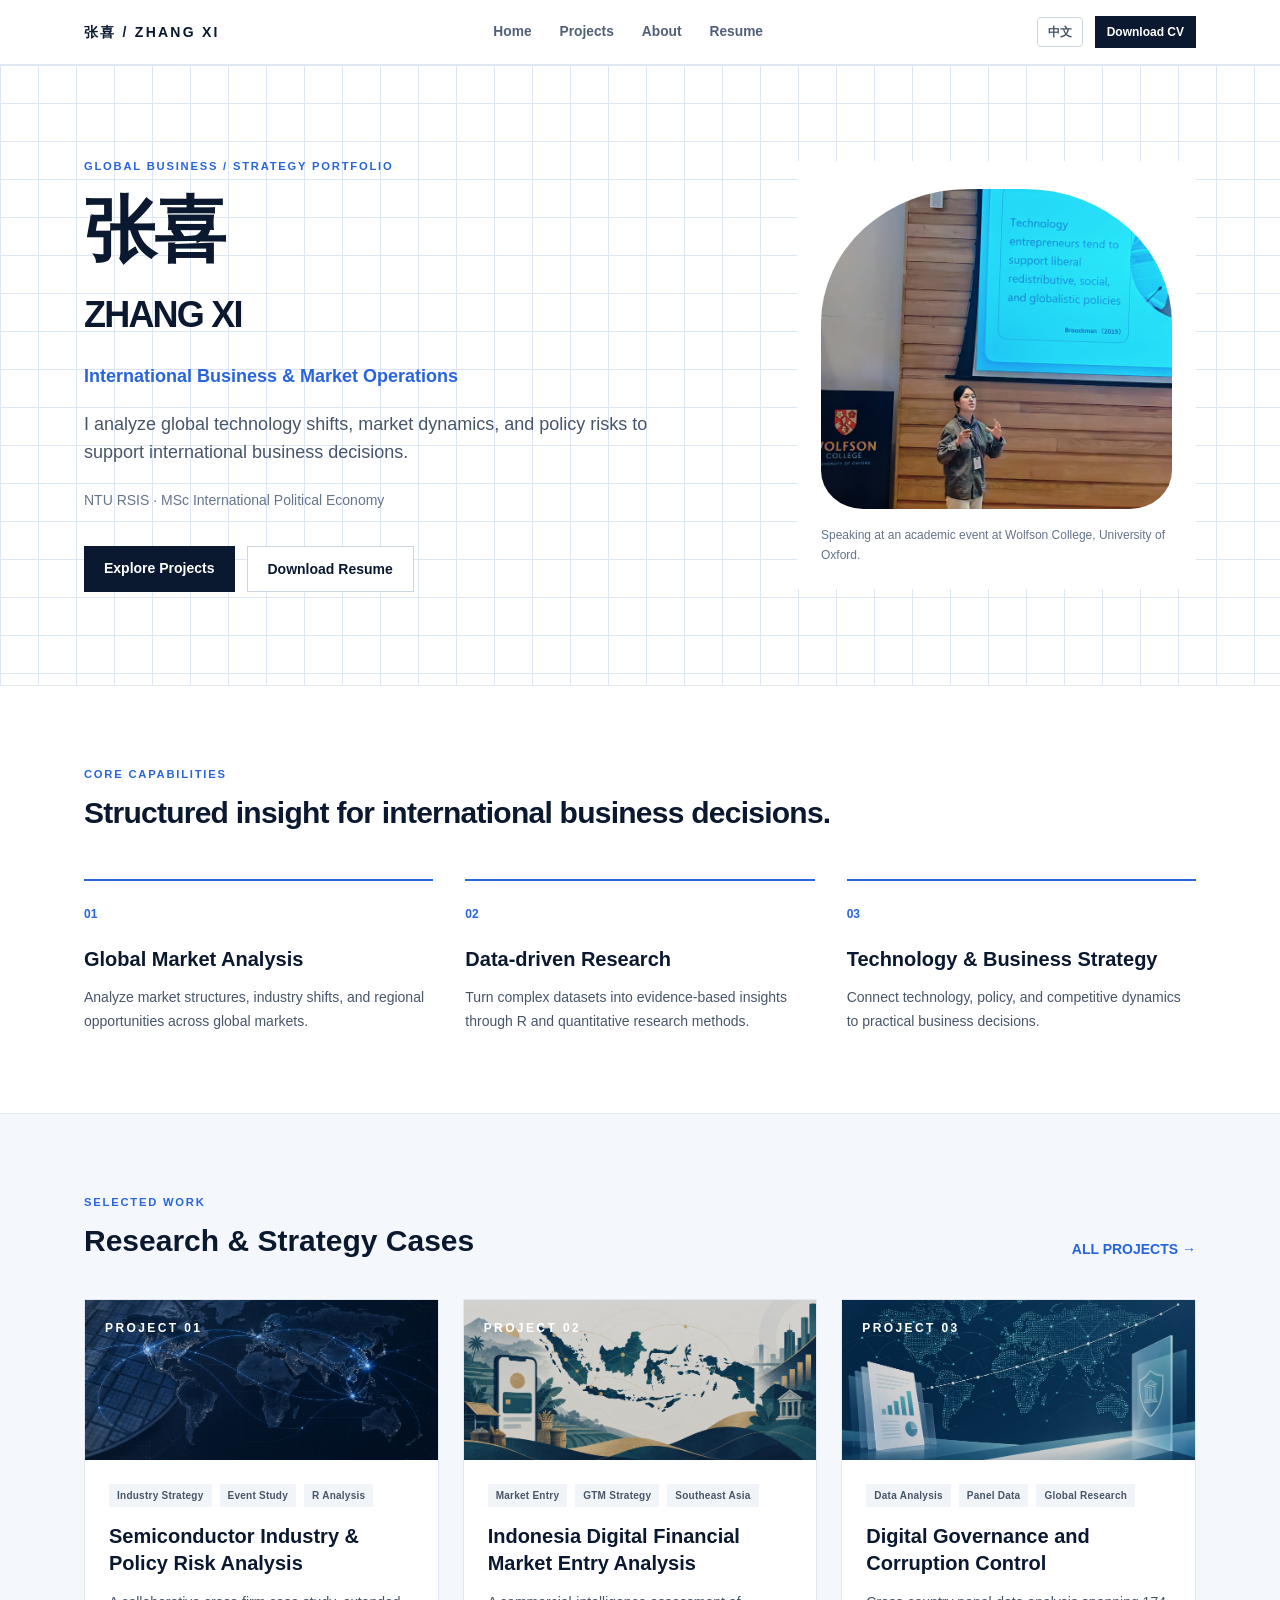
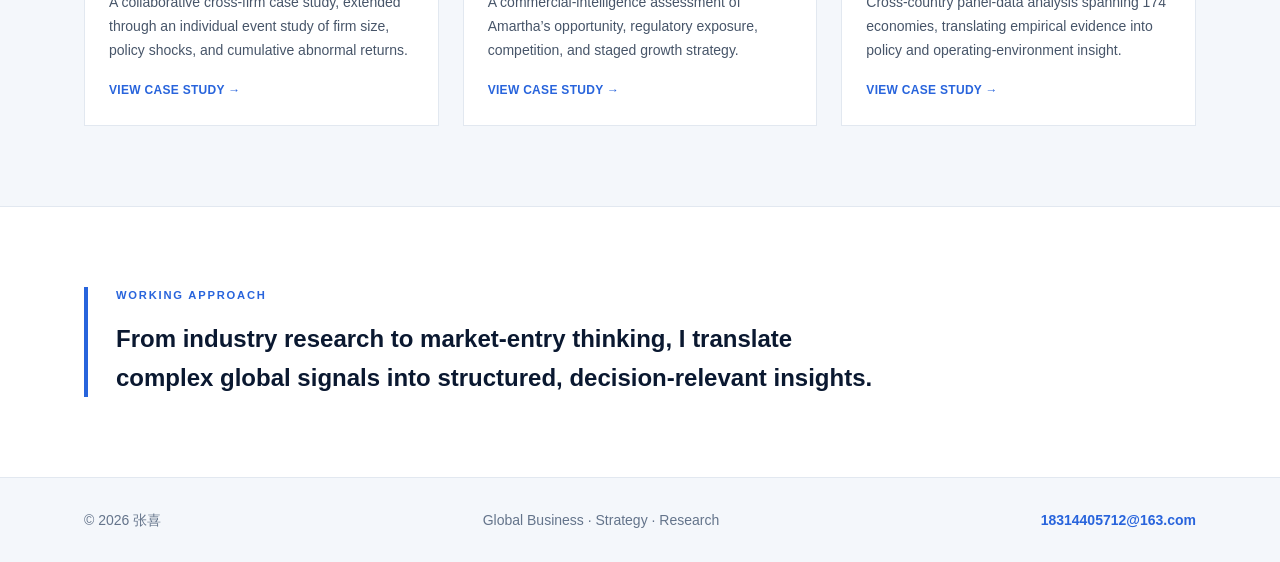
<file: index.html>
<!DOCTYPE html><html lang="en"><head><meta charSet="utf-8"/><meta name="viewport" content="width=device-width, initial-scale=1"/><link rel="preload" as="image" href="/profile-speaking.jpg"/><link rel="preload" as="image" href="/visuals/semiconductor-visual.png"/><link rel="preload" as="image" href="/visuals/indonesia-visual.png"/><link rel="preload" as="image" href="/visuals/governance-visual.png"/><link rel="stylesheet" href="/_next/static/css/412275f9f27c55eb.css" data-precedence="next"/><link rel="preload" as="script" fetchPriority="low" href="/_next/static/chunks/webpack-cc1f9e572ba8d81f.js"/><script src="/_next/static/chunks/8bc8d761-358be340fd8a6584.js" async=""></script><script src="/_next/static/chunks/240-e0915f5d779ac085.js" async=""></script><script src="/_next/static/chunks/main-app-7c9cec2892b18933.js" async=""></script><script src="/_next/static/chunks/204-6f4c7a145cc8633d.js" async=""></script><script src="/_next/static/chunks/app/page-4ed810a225e01b5f.js" async=""></script><script src="/_next/static/chunks/app/layout-6e38e692c824cce8.js" async=""></script><title>张喜 | Global Business Portfolio</title><meta name="description" content="Global market analysis, data-driven research, and technology strategy."/><script src="/_next/static/chunks/polyfills-42372ed130431b0a.js" noModule=""></script></head><body><header class="sticky top-0 z-20 border-b border-slate-200 bg-white/95 backdrop-blur"><div class="mx-auto flex h-16 max-w-6xl items-center justify-between px-5"><a class="text-sm font-bold tracking-[.16em] text-[#0a1830]" href="/">张喜 / ZHANG XI</a><nav class="hidden items-center gap-7 md:flex"><a class="nav-link" href="/">Home</a><a class="nav-link" href="/projects">Projects</a><a class="nav-link" href="/about">About</a><a class="nav-link" href="/resume">Resume</a></nav><div class="flex items-center gap-3"><button class="rounded border border-slate-300 px-2.5 py-1.5 text-xs font-bold text-slate-600">中文</button><a href="/resume.pdf" class="hidden bg-[#0a1830] px-3 py-2 text-xs font-bold text-white sm:block">Download CV</a></div></div></header><main><section class="grid-bg overflow-hidden border-b border-slate-200"><div class="mx-auto grid min-h-[620px] max-w-6xl items-center gap-12 px-5 py-20 lg:grid-cols-[1.25fr_.75fr]"><div><p class="eyebrow">Global business / strategy portfolio</p><h1 class="mt-5 max-w-3xl text-5xl font-bold leading-[1.05] tracking-tight text-[#0a1830] md:text-7xl">张喜<br/><span class="text-3xl md:text-4xl">ZHANG XI</span></h1><p class="mt-6 text-lg font-semibold text-[#2864dc]">International Business &amp; Market Operations</p><p class="mt-5 max-w-xl text-base leading-8 text-slate-600 md:text-lg">I analyze global technology shifts, market dynamics, and policy risks to support international business decisions.</p><p class="mt-6 text-sm text-slate-500">NTU RSIS · MSc International Political Economy</p><div class="mt-9 flex flex-wrap gap-3"><a class="bg-[#0a1830] px-5 py-3 text-sm font-bold text-white" href="/projects">Explore Projects</a><a href="/resume.pdf" class="border border-slate-300 bg-white px-5 py-3 text-sm font-bold text-[#0a1830]">Download Resume</a></div></div><div class="relative hidden bg-white p-6 lg:block"><div class="mt-1 h-80 overflow-hidden rounded-[42%_42%_12%_12%] bg-[#f4f7fb]"><img src="/profile-speaking.jpg" alt="张喜在学术活动中演讲" class="h-full w-full object-cover object-center"/></div><p class="mt-4 text-xs leading-5 text-slate-500">Speaking at an academic event at Wolfson College, University of Oxford.</p></div></div></section><section class="mx-auto max-w-6xl px-5 py-20"><p class="eyebrow">Core capabilities</p><h2 class="mt-3 text-3xl font-bold tracking-tight">Structured insight for international business decisions.</h2><div class="mt-12 grid gap-8 md:grid-cols-3"><div class="border-t-2 border-[#2864dc] pt-5"><span class="text-xs font-bold text-[#2864dc]">01</span><h3 class="mt-5 text-xl font-bold">Global Market Analysis</h3><p class="mt-3 text-sm leading-6 text-slate-600">Analyze market structures, industry shifts, and regional opportunities across global markets.</p></div><div class="border-t-2 border-[#2864dc] pt-5"><span class="text-xs font-bold text-[#2864dc]">02</span><h3 class="mt-5 text-xl font-bold">Data-driven Research</h3><p class="mt-3 text-sm leading-6 text-slate-600">Turn complex datasets into evidence-based insights through R and quantitative research methods.</p></div><div class="border-t-2 border-[#2864dc] pt-5"><span class="text-xs font-bold text-[#2864dc]">03</span><h3 class="mt-5 text-xl font-bold">Technology &amp; Business Strategy</h3><p class="mt-3 text-sm leading-6 text-slate-600">Connect technology, policy, and competitive dynamics to practical business decisions.</p></div></div></section><section class="border-y border-slate-200 bg-[#f4f7fb]"><div class="mx-auto max-w-6xl px-5 py-20"><div class="flex items-end justify-between"><div><p class="eyebrow">Selected work</p><h2 class="mt-3 text-3xl font-bold">Research &amp; Strategy Cases</h2></div><a class="hidden text-sm font-bold text-[#2864dc] sm:block" href="/projects">ALL PROJECTS →</a></div><div class="mt-10 grid gap-6 lg:grid-cols-3"><a class="project-card group block overflow-hidden border border-slate-200 bg-white" href="/projects/semiconductor"><div class="relative h-40 overflow-hidden bg-[#0a1830]"><img src="/visuals/semiconductor-visual.png" alt="" class="h-full w-full object-cover opacity-85"/><span class="absolute left-5 top-5 text-xs font-bold tracking-[.2em] text-white">PROJECT <!-- -->01</span></div><div class="p-6"><div class="mb-4 flex flex-wrap gap-2"><span class="bg-slate-100 px-2 py-1 text-[10px] font-bold tracking-wide text-slate-600">Industry Strategy</span><span class="bg-slate-100 px-2 py-1 text-[10px] font-bold tracking-wide text-slate-600">Event Study</span><span class="bg-slate-100 px-2 py-1 text-[10px] font-bold tracking-wide text-slate-600">R Analysis</span></div><h3 class="text-xl font-bold leading-snug text-[#0a1830]">Semiconductor Industry &amp; Policy Risk Analysis</h3><p class="mt-3 text-sm leading-6 text-slate-600">A collaborative cross-firm case study, extended through an individual event study of firm size, policy shocks, and cumulative abnormal returns.</p><span class="mt-5 inline-block text-xs font-bold tracking-wide text-[#2864dc]">VIEW CASE STUDY →</span></div></a><a class="project-card group block overflow-hidden border border-slate-200 bg-white" href="/projects/indonesia"><div class="relative h-40 overflow-hidden bg-[#0a1830]"><img src="/visuals/indonesia-visual.png" alt="" class="h-full w-full object-cover opacity-85"/><span class="absolute left-5 top-5 text-xs font-bold tracking-[.2em] text-white">PROJECT <!-- -->02</span></div><div class="p-6"><div class="mb-4 flex flex-wrap gap-2"><span class="bg-slate-100 px-2 py-1 text-[10px] font-bold tracking-wide text-slate-600">Market Entry</span><span class="bg-slate-100 px-2 py-1 text-[10px] font-bold tracking-wide text-slate-600">GTM Strategy</span><span class="bg-slate-100 px-2 py-1 text-[10px] font-bold tracking-wide text-slate-600">Southeast Asia</span></div><h3 class="text-xl font-bold leading-snug text-[#0a1830]">Indonesia Digital Financial Market Entry Analysis</h3><p class="mt-3 text-sm leading-6 text-slate-600">A commercial-intelligence assessment of Amartha’s opportunity, regulatory exposure, competition, and staged growth strategy.</p><span class="mt-5 inline-block text-xs font-bold tracking-wide text-[#2864dc]">VIEW CASE STUDY →</span></div></a><a class="project-card group block overflow-hidden border border-slate-200 bg-white" href="/projects/governance"><div class="relative h-40 overflow-hidden bg-[#0a1830]"><img src="/visuals/governance-visual.png" alt="" class="h-full w-full object-cover opacity-85"/><span class="absolute left-5 top-5 text-xs font-bold tracking-[.2em] text-white">PROJECT <!-- -->03</span></div><div class="p-6"><div class="mb-4 flex flex-wrap gap-2"><span class="bg-slate-100 px-2 py-1 text-[10px] font-bold tracking-wide text-slate-600">Data Analysis</span><span class="bg-slate-100 px-2 py-1 text-[10px] font-bold tracking-wide text-slate-600">Panel Data</span><span class="bg-slate-100 px-2 py-1 text-[10px] font-bold tracking-wide text-slate-600">Global Research</span></div><h3 class="text-xl font-bold leading-snug text-[#0a1830]">Digital Governance and Corruption Control</h3><p class="mt-3 text-sm leading-6 text-slate-600">Cross-country panel-data analysis spanning 174 economies, translating empirical evidence into policy and operating-environment insight.</p><span class="mt-5 inline-block text-xs font-bold tracking-wide text-[#2864dc]">VIEW CASE STUDY →</span></div></a></div></div></section><section class="mx-auto max-w-6xl px-5 py-20"><div class="border-l-4 border-[#2864dc] pl-7"><p class="eyebrow">Working approach</p><p class="mt-4 max-w-3xl text-2xl font-semibold leading-relaxed text-[#0a1830]">From industry research to market-entry thinking, I translate complex global signals into structured, decision-relevant insights.</p></div></section></main><footer class="border-t border-slate-200 bg-[#f4f7fb]"><div class="mx-auto flex max-w-6xl flex-col gap-3 px-5 py-8 text-sm text-slate-500 sm:flex-row sm:justify-between"><span>© 2026 张喜</span><span>Global Business · Strategy · Research</span><a href="mailto:18314405712@163.com" class="font-semibold text-[#2864dc]">18314405712@163.com</a></div></footer><script src="/_next/static/chunks/webpack-cc1f9e572ba8d81f.js" async=""></script><script>(self.__next_f=self.__next_f||[]).push([0]);self.__next_f.push([2,null])</script><script>self.__next_f.push([1,"1:HL[\"/_next/static/css/412275f9f27c55eb.css\",\"style\"]\n"])</script><script>self.__next_f.push([1,"2:I[7266,[],\"\"]\n4:I[6849,[],\"ClientPageRoot\"]\n5:I[1058,[\"204\",\"static/chunks/204-6f4c7a145cc8633d.js\",\"931\",\"static/chunks/app/page-4ed810a225e01b5f.js\"],\"default\",1]\n6:I[7861,[\"204\",\"static/chunks/204-6f4c7a145cc8633d.js\",\"185\",\"static/chunks/app/layout-6e38e692c824cce8.js\"],\"default\"]\n7:I[2110,[],\"\"]\n8:I[4718,[],\"\"]\na:I[4735,[],\"\"]\nb:[]\n0:[\"$\",\"$L2\",null,{\"buildId\":\"pMM0FceK5_rNenzEb8tbz\",\"assetPrefix\":\"\",\"urlParts\":[\"\",\"\"],\"initialTree\":[\"\",{\"children\":[\"__PAGE__\",{}]},\"$undefined\",\"$undefined\",true],\"initialSeedData\":[\"\",{\"children\":[\"__PAGE__\",{},[[\"$L3\",[\"$\",\"$L4\",null,{\"props\":{\"params\":{},\"searchParams\":{}},\"Component\":\"$5\"}],null],null],null]},[[[[\"$\",\"link\",\"0\",{\"rel\":\"stylesheet\",\"href\":\"/_next/static/css/412275f9f27c55eb.css\",\"precedence\":\"next\",\"crossOrigin\":\"$undefined\"}]],[\"$\",\"html\",null,{\"lang\":\"en\",\"children\":[\"$\",\"body\",null,{\"children\":[\"$\",\"$L6\",null,{\"children\":[\"$\",\"$L7\",null,{\"parallelRouterKey\":\"children\",\"segmentPath\":[\"children\"],\"error\":\"$undefined\",\"errorStyles\":\"$undefined\",\"errorScripts\":\"$undefined\",\"template\":[\"$\",\"$L8\",null,{}],\"templateStyles\":\"$undefined\",\"templateScripts\":\"$undefined\",\"notFound\":[[\"$\",\"title\",null,{\"children\":\"404: This page could not be found.\"}],[\"$\",\"div\",null,{\"style\":{\"fontFamily\":\"system-ui,\\\"Segoe UI\\\",Roboto,Helvetica,Arial,sans-serif,\\\"Apple Color Emoji\\\",\\\"Segoe UI Emoji\\\"\",\"height\":\"100vh\",\"textAlign\":\"center\",\"display\":\"flex\",\"flexDirection\":\"column\",\"alignItems\":\"center\",\"justifyContent\":\"center\"},\"children\":[\"$\",\"div\",null,{\"children\":[[\"$\",\"style\",null,{\"dangerouslySetInnerHTML\":{\"__html\":\"body{color:#000;background:#fff;margin:0}.next-error-h1{border-right:1px solid rgba(0,0,0,.3)}@media (prefers-color-scheme:dark){body{color:#fff;background:#000}.next-error-h1{border-right:1px solid rgba(255,255,255,.3)}}\"}}],[\"$\",\"h1\",null,{\"className\":\"next-error-h1\",\"style\":{\"display\":\"inline-block\",\"margin\":\"0 20px 0 0\",\"padding\":\"0 23px 0 0\",\"fontSize\":24,\"fontWeight\":500,\"verticalAlign\":\"top\",\"lineHeight\":\"49px\"},\"children\":\"404\"}],[\"$\",\"div\",null,{\"styl"])</script><script>self.__next_f.push([1,"e\":{\"display\":\"inline-block\"},\"children\":[\"$\",\"h2\",null,{\"style\":{\"fontSize\":14,\"fontWeight\":400,\"lineHeight\":\"49px\",\"margin\":0},\"children\":\"This page could not be found.\"}]}]]}]}]],\"notFoundStyles\":[]}]}]}]}]],null],null],\"couldBeIntercepted\":false,\"initialHead\":[null,\"$L9\"],\"globalErrorComponent\":\"$a\",\"missingSlots\":\"$Wb\"}]\n"])</script><script>self.__next_f.push([1,"9:[[\"$\",\"meta\",\"0\",{\"name\":\"viewport\",\"content\":\"width=device-width, initial-scale=1\"}],[\"$\",\"meta\",\"1\",{\"charSet\":\"utf-8\"}],[\"$\",\"title\",\"2\",{\"children\":\"张喜 | Global Business Portfolio\"}],[\"$\",\"meta\",\"3\",{\"name\":\"description\",\"content\":\"Global market analysis, data-driven research, and technology strategy.\"}]]\n3:null\n"])</script></body></html>
</file>
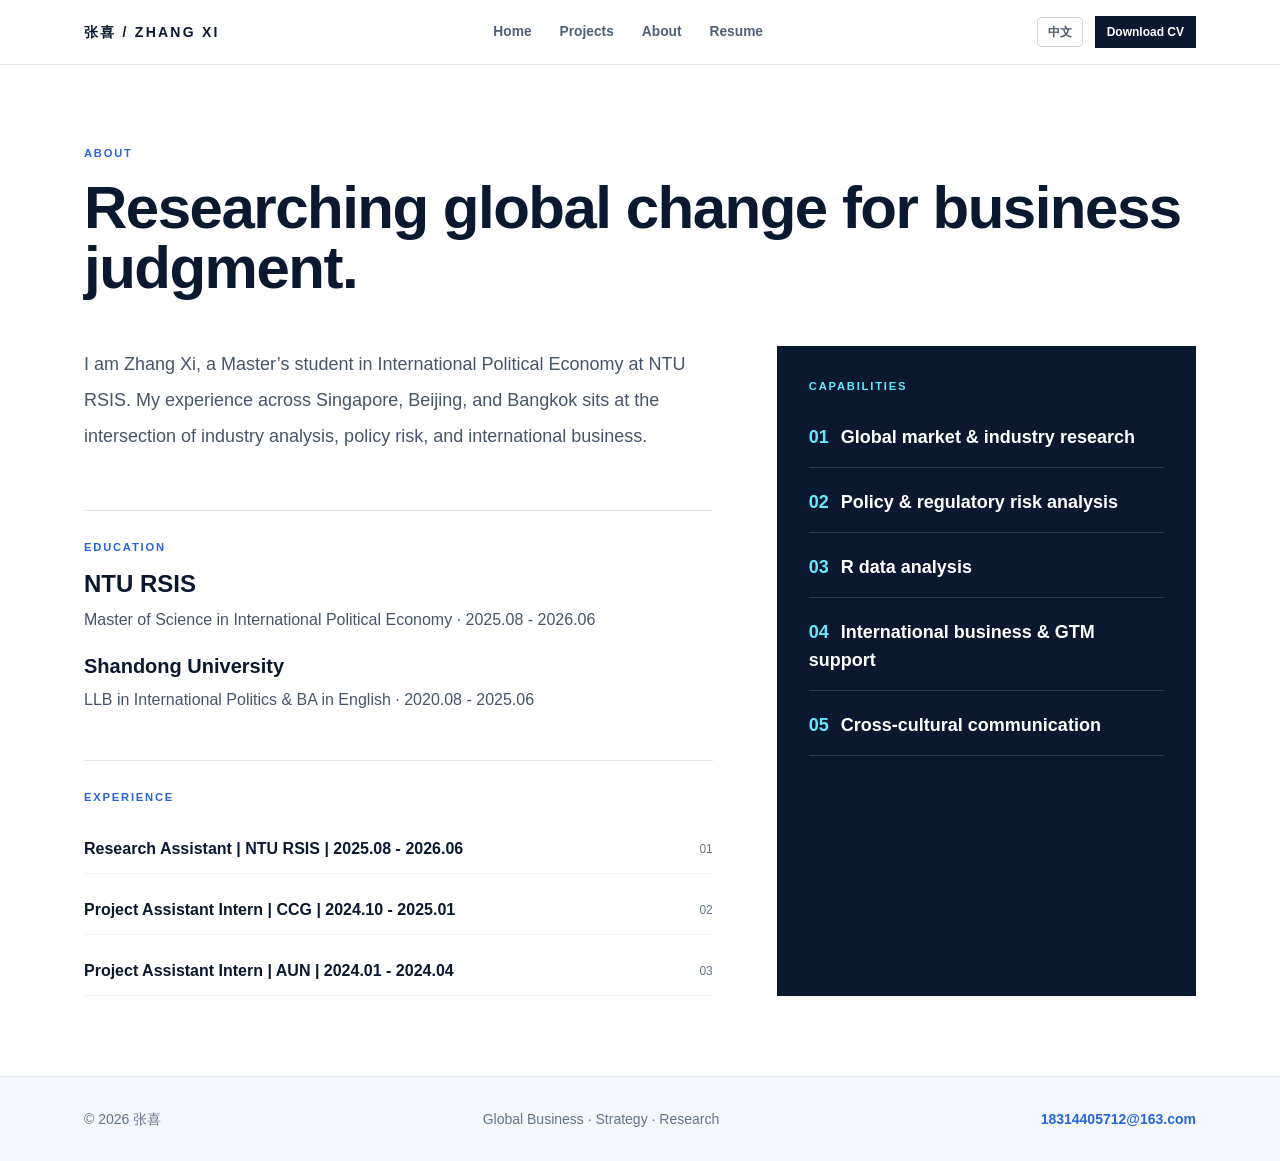
<file: about.html>
<!DOCTYPE html><html lang="en"><head><meta charSet="utf-8"/><meta name="viewport" content="width=device-width, initial-scale=1"/><link rel="stylesheet" href="/_next/static/css/412275f9f27c55eb.css" data-precedence="next"/><link rel="preload" as="script" fetchPriority="low" href="/_next/static/chunks/webpack-cc1f9e572ba8d81f.js"/><script src="/_next/static/chunks/8bc8d761-358be340fd8a6584.js" async=""></script><script src="/_next/static/chunks/240-e0915f5d779ac085.js" async=""></script><script src="/_next/static/chunks/main-app-7c9cec2892b18933.js" async=""></script><script src="/_next/static/chunks/app/about/page-6af37a7d7f5e2b39.js" async=""></script><script src="/_next/static/chunks/204-6f4c7a145cc8633d.js" async=""></script><script src="/_next/static/chunks/app/layout-6e38e692c824cce8.js" async=""></script><title>张喜 | Global Business Portfolio</title><meta name="description" content="Global market analysis, data-driven research, and technology strategy."/><script src="/_next/static/chunks/polyfills-42372ed130431b0a.js" noModule=""></script></head><body><header class="sticky top-0 z-20 border-b border-slate-200 bg-white/95 backdrop-blur"><div class="mx-auto flex h-16 max-w-6xl items-center justify-between px-5"><a class="text-sm font-bold tracking-[.16em] text-[#0a1830]" href="/">张喜 / ZHANG XI</a><nav class="hidden items-center gap-7 md:flex"><a class="nav-link" href="/">Home</a><a class="nav-link" href="/projects">Projects</a><a class="nav-link" href="/about">About</a><a class="nav-link" href="/resume">Resume</a></nav><div class="flex items-center gap-3"><button class="rounded border border-slate-300 px-2.5 py-1.5 text-xs font-bold text-slate-600">中文</button><a href="/resume.pdf" class="hidden bg-[#0a1830] px-3 py-2 text-xs font-bold text-white sm:block">Download CV</a></div></div></header><main class="mx-auto max-w-6xl px-5 py-20"><p class="eyebrow">About</p><h1 class="mt-4 text-4xl font-bold tracking-tight md:text-6xl">Researching global change for business judgment.</h1><div class="mt-12 grid gap-16 lg:grid-cols-[1.2fr_.8fr]"><div><p class="text-lg leading-9 text-slate-600">I am Zhang Xi, a Master’s student in International Political Economy at NTU RSIS. My experience across Singapore, Beijing, and Bangkok sits at the intersection of industry analysis, policy risk, and international business.</p><section class="mt-14 border-t border-slate-200 pt-7"><p class="eyebrow">Education</p><h2 class="mt-3 text-2xl font-bold">NTU RSIS</h2><p class="mt-2 text-slate-600">Master of Science in International Political Economy · 2025.08 - 2026.06</p><h2 class="mt-5 text-xl font-bold">Shandong University</h2><p class="mt-2 text-slate-600">LLB in International Politics &amp; BA in English · 2020.08 - 2025.06</p></section><section class="mt-12 border-t border-slate-200 pt-7"><p class="eyebrow">Experience</p><div class="mt-5 grid gap-3"><div class="flex items-center justify-between border-b border-slate-100 py-3"><b>Research Assistant | NTU RSIS | 2025.08 - 2026.06</b><span class="text-xs text-slate-500">0<!-- -->1</span></div><div class="flex items-center justify-between border-b border-slate-100 py-3"><b>Project Assistant Intern | CCG | 2024.10 - 2025.01</b><span class="text-xs text-slate-500">0<!-- -->2</span></div><div class="flex items-center justify-between border-b border-slate-100 py-3"><b>Project Assistant Intern | AUN | 2024.01 - 2024.04</b><span class="text-xs text-slate-500">0<!-- -->3</span></div></div></section></div><aside class="bg-[#0a1830] p-8 text-white"><p class="eyebrow !text-cyan-300">Capabilities</p><ul class="mt-7 space-y-5 text-lg font-semibold"><li class="border-b border-white/15 pb-4"><span class="mr-3 text-cyan-300">0<!-- -->1</span>Global market &amp; industry research</li><li class="border-b border-white/15 pb-4"><span class="mr-3 text-cyan-300">0<!-- -->2</span>Policy &amp; regulatory risk analysis</li><li class="border-b border-white/15 pb-4"><span class="mr-3 text-cyan-300">0<!-- -->3</span>R data analysis</li><li class="border-b border-white/15 pb-4"><span class="mr-3 text-cyan-300">0<!-- -->4</span>International business &amp; GTM support</li><li class="border-b border-white/15 pb-4"><span class="mr-3 text-cyan-300">0<!-- -->5</span>Cross-cultural communication</li></ul></aside></div></main><footer class="border-t border-slate-200 bg-[#f4f7fb]"><div class="mx-auto flex max-w-6xl flex-col gap-3 px-5 py-8 text-sm text-slate-500 sm:flex-row sm:justify-between"><span>© 2026 张喜</span><span>Global Business · Strategy · Research</span><a href="mailto:18314405712@163.com" class="font-semibold text-[#2864dc]">18314405712@163.com</a></div></footer><script src="/_next/static/chunks/webpack-cc1f9e572ba8d81f.js" async=""></script><script>(self.__next_f=self.__next_f||[]).push([0]);self.__next_f.push([2,null])</script><script>self.__next_f.push([1,"1:HL[\"/_next/static/css/412275f9f27c55eb.css\",\"style\"]\n"])</script><script>self.__next_f.push([1,"2:I[7266,[],\"\"]\n4:I[6849,[],\"ClientPageRoot\"]\n5:I[4170,[\"301\",\"static/chunks/app/about/page-6af37a7d7f5e2b39.js\"],\"default\",1]\n6:I[2110,[],\"\"]\n7:I[4718,[],\"\"]\n8:I[7861,[\"204\",\"static/chunks/204-6f4c7a145cc8633d.js\",\"185\",\"static/chunks/app/layout-6e38e692c824cce8.js\"],\"default\"]\na:I[4735,[],\"\"]\nb:[]\n"])</script><script>self.__next_f.push([1,"0:[\"$\",\"$L2\",null,{\"buildId\":\"pMM0FceK5_rNenzEb8tbz\",\"assetPrefix\":\"\",\"urlParts\":[\"\",\"about\"],\"initialTree\":[\"\",{\"children\":[\"about\",{\"children\":[\"__PAGE__\",{}]}]},\"$undefined\",\"$undefined\",true],\"initialSeedData\":[\"\",{\"children\":[\"about\",{\"children\":[\"__PAGE__\",{},[[\"$L3\",[\"$\",\"$L4\",null,{\"props\":{\"params\":{},\"searchParams\":{}},\"Component\":\"$5\"}],null],null],null]},[null,[\"$\",\"$L6\",null,{\"parallelRouterKey\":\"children\",\"segmentPath\":[\"children\",\"about\",\"children\"],\"error\":\"$undefined\",\"errorStyles\":\"$undefined\",\"errorScripts\":\"$undefined\",\"template\":[\"$\",\"$L7\",null,{}],\"templateStyles\":\"$undefined\",\"templateScripts\":\"$undefined\",\"notFound\":\"$undefined\",\"notFoundStyles\":\"$undefined\"}]],null]},[[[[\"$\",\"link\",\"0\",{\"rel\":\"stylesheet\",\"href\":\"/_next/static/css/412275f9f27c55eb.css\",\"precedence\":\"next\",\"crossOrigin\":\"$undefined\"}]],[\"$\",\"html\",null,{\"lang\":\"en\",\"children\":[\"$\",\"body\",null,{\"children\":[\"$\",\"$L8\",null,{\"children\":[\"$\",\"$L6\",null,{\"parallelRouterKey\":\"children\",\"segmentPath\":[\"children\"],\"error\":\"$undefined\",\"errorStyles\":\"$undefined\",\"errorScripts\":\"$undefined\",\"template\":[\"$\",\"$L7\",null,{}],\"templateStyles\":\"$undefined\",\"templateScripts\":\"$undefined\",\"notFound\":[[\"$\",\"title\",null,{\"children\":\"404: This page could not be found.\"}],[\"$\",\"div\",null,{\"style\":{\"fontFamily\":\"system-ui,\\\"Segoe UI\\\",Roboto,Helvetica,Arial,sans-serif,\\\"Apple Color Emoji\\\",\\\"Segoe UI Emoji\\\"\",\"height\":\"100vh\",\"textAlign\":\"center\",\"display\":\"flex\",\"flexDirection\":\"column\",\"alignItems\":\"center\",\"justifyContent\":\"center\"},\"children\":[\"$\",\"div\",null,{\"children\":[[\"$\",\"style\",null,{\"dangerouslySetInnerHTML\":{\"__html\":\"body{color:#000;background:#fff;margin:0}.next-error-h1{border-right:1px solid rgba(0,0,0,.3)}@media (prefers-color-scheme:dark){body{color:#fff;background:#000}.next-error-h1{border-right:1px solid rgba(255,255,255,.3)}}\"}}],[\"$\",\"h1\",null,{\"className\":\"next-error-h1\",\"style\":{\"display\":\"inline-block\",\"margin\":\"0 20px 0 0\",\"padding\":\"0 23px 0 0\",\"fontSize\":24,\"fontWeight\":500,\"verticalAlign\":\"top\",\"lineHeight\":\"49px\"},\"children\":\"404\"}],[\"$\",\"div\",null,{\"style\":{\"display\":\"inline-block\"},\"children\":[\"$\",\"h2\",null,{\"style\":{\"fontSize\":14,\"fontWeight\":400,\"lineHeight\":\"49px\",\"margin\":0},\"children\":\"This page could not be found.\"}]}]]}]}]],\"notFoundStyles\":[]}]}]}]}]],null],null],\"couldBeIntercepted\":false,\"initialHead\":[null,\"$L9\"],\"globalErrorComponent\":\"$a\",\"missingSlots\":\"$Wb\"}]\n"])</script><script>self.__next_f.push([1,"9:[[\"$\",\"meta\",\"0\",{\"name\":\"viewport\",\"content\":\"width=device-width, initial-scale=1\"}],[\"$\",\"meta\",\"1\",{\"charSet\":\"utf-8\"}],[\"$\",\"title\",\"2\",{\"children\":\"张喜 | Global Business Portfolio\"}],[\"$\",\"meta\",\"3\",{\"name\":\"description\",\"content\":\"Global market analysis, data-driven research, and technology strategy.\"}]]\n3:null\n"])</script></body></html>
</file>
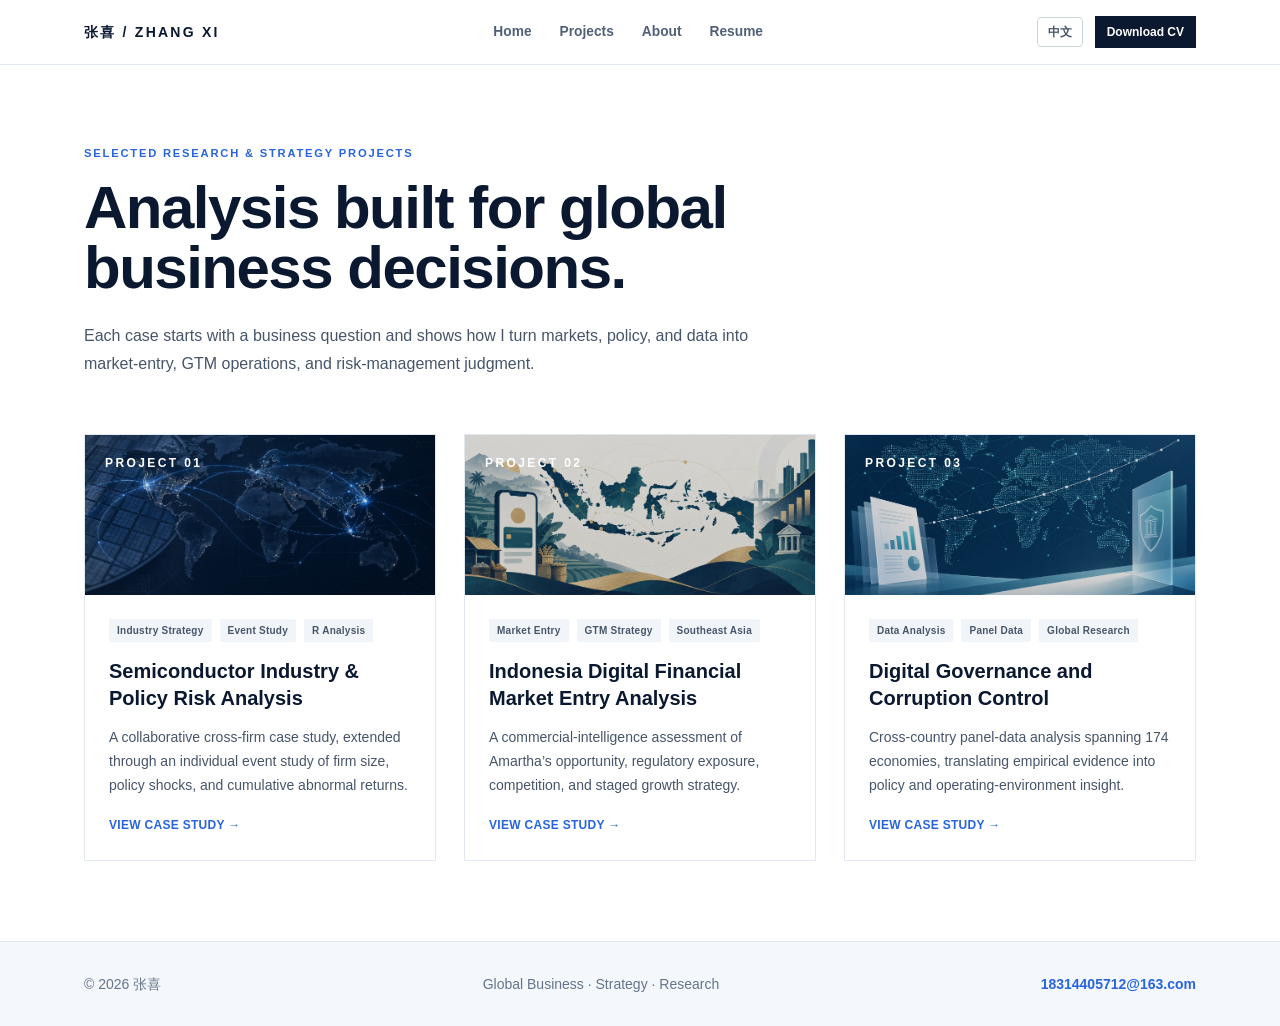
<file: projects.html>
<!DOCTYPE html><html lang="en"><head><meta charSet="utf-8"/><meta name="viewport" content="width=device-width, initial-scale=1"/><link rel="preload" as="image" href="/visuals/semiconductor-visual.png"/><link rel="preload" as="image" href="/visuals/indonesia-visual.png"/><link rel="preload" as="image" href="/visuals/governance-visual.png"/><link rel="stylesheet" href="/_next/static/css/412275f9f27c55eb.css" data-precedence="next"/><link rel="preload" as="script" fetchPriority="low" href="/_next/static/chunks/webpack-cc1f9e572ba8d81f.js"/><script src="/_next/static/chunks/8bc8d761-358be340fd8a6584.js" async=""></script><script src="/_next/static/chunks/240-e0915f5d779ac085.js" async=""></script><script src="/_next/static/chunks/main-app-7c9cec2892b18933.js" async=""></script><script src="/_next/static/chunks/204-6f4c7a145cc8633d.js" async=""></script><script src="/_next/static/chunks/app/projects/page-401244205825b685.js" async=""></script><script src="/_next/static/chunks/app/layout-6e38e692c824cce8.js" async=""></script><title>张喜 | Global Business Portfolio</title><meta name="description" content="Global market analysis, data-driven research, and technology strategy."/><script src="/_next/static/chunks/polyfills-42372ed130431b0a.js" noModule=""></script></head><body><header class="sticky top-0 z-20 border-b border-slate-200 bg-white/95 backdrop-blur"><div class="mx-auto flex h-16 max-w-6xl items-center justify-between px-5"><a class="text-sm font-bold tracking-[.16em] text-[#0a1830]" href="/">张喜 / ZHANG XI</a><nav class="hidden items-center gap-7 md:flex"><a class="nav-link" href="/">Home</a><a class="nav-link" href="/projects">Projects</a><a class="nav-link" href="/about">About</a><a class="nav-link" href="/resume">Resume</a></nav><div class="flex items-center gap-3"><button class="rounded border border-slate-300 px-2.5 py-1.5 text-xs font-bold text-slate-600">中文</button><a href="/resume.pdf" class="hidden bg-[#0a1830] px-3 py-2 text-xs font-bold text-white sm:block">Download CV</a></div></div></header><main class="mx-auto max-w-6xl px-5 py-20"><p class="eyebrow">Selected research &amp; strategy projects</p><h1 class="mt-4 max-w-3xl text-4xl font-bold tracking-tight md:text-6xl">Analysis built for global business decisions.</h1><p class="mt-6 max-w-2xl leading-7 text-slate-600">Each case starts with a business question and shows how I turn markets, policy, and data into market-entry, GTM operations, and risk-management judgment.</p><div class="mt-14 grid gap-7 lg:grid-cols-3"><a class="project-card group block overflow-hidden border border-slate-200 bg-white" href="/projects/semiconductor"><div class="relative h-40 overflow-hidden bg-[#0a1830]"><img src="/visuals/semiconductor-visual.png" alt="" class="h-full w-full object-cover opacity-85"/><span class="absolute left-5 top-5 text-xs font-bold tracking-[.2em] text-white">PROJECT <!-- -->01</span></div><div class="p-6"><div class="mb-4 flex flex-wrap gap-2"><span class="bg-slate-100 px-2 py-1 text-[10px] font-bold tracking-wide text-slate-600">Industry Strategy</span><span class="bg-slate-100 px-2 py-1 text-[10px] font-bold tracking-wide text-slate-600">Event Study</span><span class="bg-slate-100 px-2 py-1 text-[10px] font-bold tracking-wide text-slate-600">R Analysis</span></div><h3 class="text-xl font-bold leading-snug text-[#0a1830]">Semiconductor Industry &amp; Policy Risk Analysis</h3><p class="mt-3 text-sm leading-6 text-slate-600">A collaborative cross-firm case study, extended through an individual event study of firm size, policy shocks, and cumulative abnormal returns.</p><span class="mt-5 inline-block text-xs font-bold tracking-wide text-[#2864dc]">VIEW CASE STUDY →</span></div></a><a class="project-card group block overflow-hidden border border-slate-200 bg-white" href="/projects/indonesia"><div class="relative h-40 overflow-hidden bg-[#0a1830]"><img src="/visuals/indonesia-visual.png" alt="" class="h-full w-full object-cover opacity-85"/><span class="absolute left-5 top-5 text-xs font-bold tracking-[.2em] text-white">PROJECT <!-- -->02</span></div><div class="p-6"><div class="mb-4 flex flex-wrap gap-2"><span class="bg-slate-100 px-2 py-1 text-[10px] font-bold tracking-wide text-slate-600">Market Entry</span><span class="bg-slate-100 px-2 py-1 text-[10px] font-bold tracking-wide text-slate-600">GTM Strategy</span><span class="bg-slate-100 px-2 py-1 text-[10px] font-bold tracking-wide text-slate-600">Southeast Asia</span></div><h3 class="text-xl font-bold leading-snug text-[#0a1830]">Indonesia Digital Financial Market Entry Analysis</h3><p class="mt-3 text-sm leading-6 text-slate-600">A commercial-intelligence assessment of Amartha’s opportunity, regulatory exposure, competition, and staged growth strategy.</p><span class="mt-5 inline-block text-xs font-bold tracking-wide text-[#2864dc]">VIEW CASE STUDY →</span></div></a><a class="project-card group block overflow-hidden border border-slate-200 bg-white" href="/projects/governance"><div class="relative h-40 overflow-hidden bg-[#0a1830]"><img src="/visuals/governance-visual.png" alt="" class="h-full w-full object-cover opacity-85"/><span class="absolute left-5 top-5 text-xs font-bold tracking-[.2em] text-white">PROJECT <!-- -->03</span></div><div class="p-6"><div class="mb-4 flex flex-wrap gap-2"><span class="bg-slate-100 px-2 py-1 text-[10px] font-bold tracking-wide text-slate-600">Data Analysis</span><span class="bg-slate-100 px-2 py-1 text-[10px] font-bold tracking-wide text-slate-600">Panel Data</span><span class="bg-slate-100 px-2 py-1 text-[10px] font-bold tracking-wide text-slate-600">Global Research</span></div><h3 class="text-xl font-bold leading-snug text-[#0a1830]">Digital Governance and Corruption Control</h3><p class="mt-3 text-sm leading-6 text-slate-600">Cross-country panel-data analysis spanning 174 economies, translating empirical evidence into policy and operating-environment insight.</p><span class="mt-5 inline-block text-xs font-bold tracking-wide text-[#2864dc]">VIEW CASE STUDY →</span></div></a></div></main><footer class="border-t border-slate-200 bg-[#f4f7fb]"><div class="mx-auto flex max-w-6xl flex-col gap-3 px-5 py-8 text-sm text-slate-500 sm:flex-row sm:justify-between"><span>© 2026 张喜</span><span>Global Business · Strategy · Research</span><a href="mailto:18314405712@163.com" class="font-semibold text-[#2864dc]">18314405712@163.com</a></div></footer><script src="/_next/static/chunks/webpack-cc1f9e572ba8d81f.js" async=""></script><script>(self.__next_f=self.__next_f||[]).push([0]);self.__next_f.push([2,null])</script><script>self.__next_f.push([1,"1:HL[\"/_next/static/css/412275f9f27c55eb.css\",\"style\"]\n"])</script><script>self.__next_f.push([1,"2:I[7266,[],\"\"]\n4:I[6849,[],\"ClientPageRoot\"]\n5:I[2490,[\"204\",\"static/chunks/204-6f4c7a145cc8633d.js\",\"895\",\"static/chunks/app/projects/page-401244205825b685.js\"],\"default\",1]\n6:I[2110,[],\"\"]\n7:I[4718,[],\"\"]\n8:I[7861,[\"204\",\"static/chunks/204-6f4c7a145cc8633d.js\",\"185\",\"static/chunks/app/layout-6e38e692c824cce8.js\"],\"default\"]\na:I[4735,[],\"\"]\nb:[]\n"])</script><script>self.__next_f.push([1,"0:[\"$\",\"$L2\",null,{\"buildId\":\"pMM0FceK5_rNenzEb8tbz\",\"assetPrefix\":\"\",\"urlParts\":[\"\",\"projects\"],\"initialTree\":[\"\",{\"children\":[\"projects\",{\"children\":[\"__PAGE__\",{}]}]},\"$undefined\",\"$undefined\",true],\"initialSeedData\":[\"\",{\"children\":[\"projects\",{\"children\":[\"__PAGE__\",{},[[\"$L3\",[\"$\",\"$L4\",null,{\"props\":{\"params\":{},\"searchParams\":{}},\"Component\":\"$5\"}],null],null],null]},[null,[\"$\",\"$L6\",null,{\"parallelRouterKey\":\"children\",\"segmentPath\":[\"children\",\"projects\",\"children\"],\"error\":\"$undefined\",\"errorStyles\":\"$undefined\",\"errorScripts\":\"$undefined\",\"template\":[\"$\",\"$L7\",null,{}],\"templateStyles\":\"$undefined\",\"templateScripts\":\"$undefined\",\"notFound\":\"$undefined\",\"notFoundStyles\":\"$undefined\"}]],null]},[[[[\"$\",\"link\",\"0\",{\"rel\":\"stylesheet\",\"href\":\"/_next/static/css/412275f9f27c55eb.css\",\"precedence\":\"next\",\"crossOrigin\":\"$undefined\"}]],[\"$\",\"html\",null,{\"lang\":\"en\",\"children\":[\"$\",\"body\",null,{\"children\":[\"$\",\"$L8\",null,{\"children\":[\"$\",\"$L6\",null,{\"parallelRouterKey\":\"children\",\"segmentPath\":[\"children\"],\"error\":\"$undefined\",\"errorStyles\":\"$undefined\",\"errorScripts\":\"$undefined\",\"template\":[\"$\",\"$L7\",null,{}],\"templateStyles\":\"$undefined\",\"templateScripts\":\"$undefined\",\"notFound\":[[\"$\",\"title\",null,{\"children\":\"404: This page could not be found.\"}],[\"$\",\"div\",null,{\"style\":{\"fontFamily\":\"system-ui,\\\"Segoe UI\\\",Roboto,Helvetica,Arial,sans-serif,\\\"Apple Color Emoji\\\",\\\"Segoe UI Emoji\\\"\",\"height\":\"100vh\",\"textAlign\":\"center\",\"display\":\"flex\",\"flexDirection\":\"column\",\"alignItems\":\"center\",\"justifyContent\":\"center\"},\"children\":[\"$\",\"div\",null,{\"children\":[[\"$\",\"style\",null,{\"dangerouslySetInnerHTML\":{\"__html\":\"body{color:#000;background:#fff;margin:0}.next-error-h1{border-right:1px solid rgba(0,0,0,.3)}@media (prefers-color-scheme:dark){body{color:#fff;background:#000}.next-error-h1{border-right:1px solid rgba(255,255,255,.3)}}\"}}],[\"$\",\"h1\",null,{\"className\":\"next-error-h1\",\"style\":{\"display\":\"inline-block\",\"margin\":\"0 20px 0 0\",\"padding\":\"0 23px 0 0\",\"fontSize\":24,\"fontWeight\":500,\"verticalAlign\":\"top\",\"lineHeight\":\"49px\"},\"children\":\"404\"}],[\"$\",\"div\",null,{\"style\":{\"display\":\"inline-block\"},\"children\":[\"$\",\"h2\",null,{\"style\":{\"fontSize\":14,\"fontWeight\":400,\"lineHeight\":\"49px\",\"margin\":0},\"children\":\"This page could not be found.\"}]}]]}]}]],\"notFoundStyles\":[]}]}]}]}]],null],null],\"couldBeIntercepted\":false,\"initialHead\":[null,\"$L9\"],\"globalErrorComponent\":\"$a\",\"missingSlots\":\"$Wb\"}]\n"])</script><script>self.__next_f.push([1,"9:[[\"$\",\"meta\",\"0\",{\"name\":\"viewport\",\"content\":\"width=device-width, initial-scale=1\"}],[\"$\",\"meta\",\"1\",{\"charSet\":\"utf-8\"}],[\"$\",\"title\",\"2\",{\"children\":\"张喜 | Global Business Portfolio\"}],[\"$\",\"meta\",\"3\",{\"name\":\"description\",\"content\":\"Global market analysis, data-driven research, and technology strategy.\"}]]\n3:null\n"])</script></body></html>
</file>
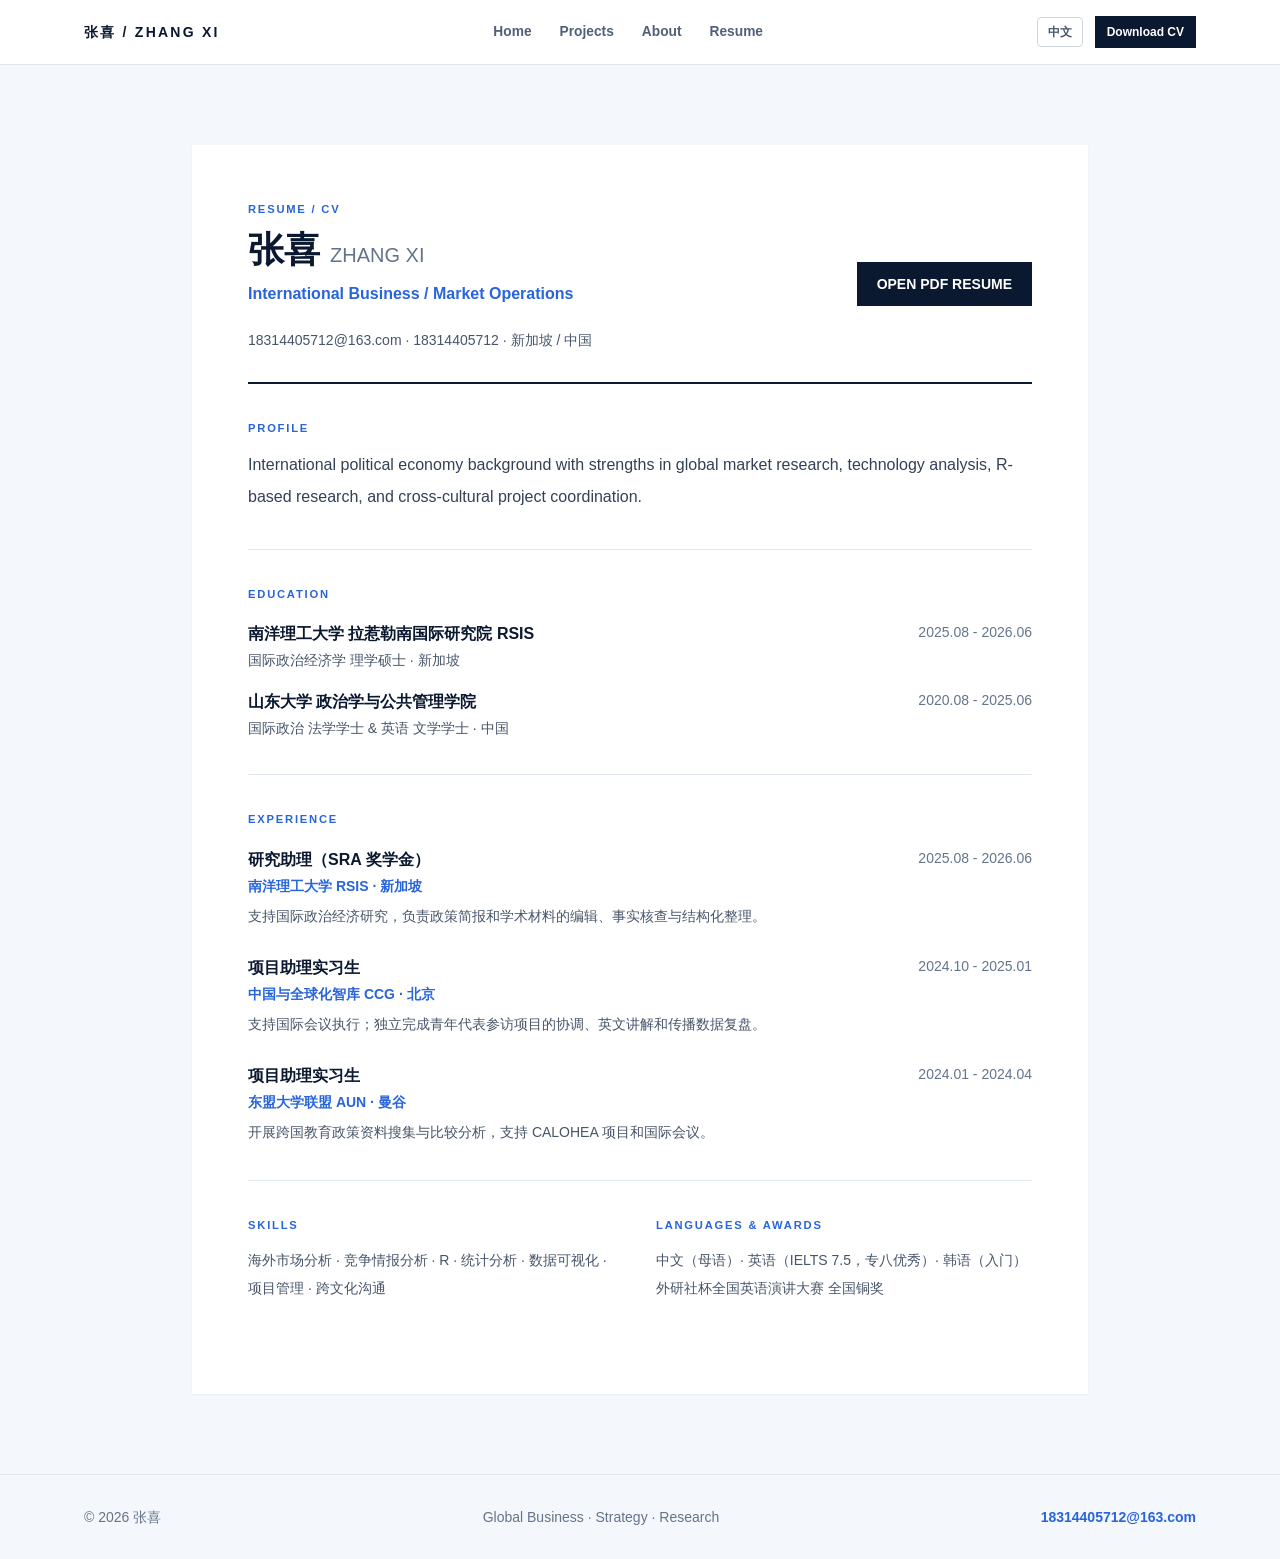
<file: resume.html>
<!DOCTYPE html><html lang="en"><head><meta charSet="utf-8"/><meta name="viewport" content="width=device-width, initial-scale=1"/><link rel="stylesheet" href="/_next/static/css/412275f9f27c55eb.css" data-precedence="next"/><link rel="preload" as="script" fetchPriority="low" href="/_next/static/chunks/webpack-cc1f9e572ba8d81f.js"/><script src="/_next/static/chunks/8bc8d761-358be340fd8a6584.js" async=""></script><script src="/_next/static/chunks/240-e0915f5d779ac085.js" async=""></script><script src="/_next/static/chunks/main-app-7c9cec2892b18933.js" async=""></script><script src="/_next/static/chunks/app/resume/page-f38dab136b10e3d6.js" async=""></script><script src="/_next/static/chunks/204-6f4c7a145cc8633d.js" async=""></script><script src="/_next/static/chunks/app/layout-6e38e692c824cce8.js" async=""></script><title>张喜 | Global Business Portfolio</title><meta name="description" content="Global market analysis, data-driven research, and technology strategy."/><script src="/_next/static/chunks/polyfills-42372ed130431b0a.js" noModule=""></script></head><body><header class="sticky top-0 z-20 border-b border-slate-200 bg-white/95 backdrop-blur"><div class="mx-auto flex h-16 max-w-6xl items-center justify-between px-5"><a class="text-sm font-bold tracking-[.16em] text-[#0a1830]" href="/">张喜 / ZHANG XI</a><nav class="hidden items-center gap-7 md:flex"><a class="nav-link" href="/">Home</a><a class="nav-link" href="/projects">Projects</a><a class="nav-link" href="/about">About</a><a class="nav-link" href="/resume">Resume</a></nav><div class="flex items-center gap-3"><button class="rounded border border-slate-300 px-2.5 py-1.5 text-xs font-bold text-slate-600">中文</button><a href="/resume.pdf" class="hidden bg-[#0a1830] px-3 py-2 text-xs font-bold text-white sm:block">Download CV</a></div></div></header><main class="bg-[#f4f7fb] py-12 md:py-20"><article class="mx-auto max-w-4xl bg-white px-6 py-10 shadow-sm md:px-14 md:py-14"><header class="border-b-2 border-[#0a1830] pb-8"><div class="flex flex-wrap items-end justify-between gap-6"><div><p class="eyebrow">Resume / CV</p><h1 class="mt-3 text-4xl font-bold">张喜 <span class="text-xl font-medium text-slate-500">ZHANG XI</span></h1><p class="mt-3 font-semibold text-[#2864dc]">International Business / Market Operations</p></div><a href="/zhang-xi-resume.pdf" target="_blank" rel="noreferrer" class="bg-[#0a1830] px-5 py-3 text-sm font-bold text-white">OPEN PDF RESUME</a></div><p class="mt-6 text-sm text-slate-600">18314405712@163.com · 18314405712 · 新加坡 / 中国</p></header><section class="py-9"><h2 class="eyebrow">Profile</h2><p class="mt-3 leading-8 text-slate-700">International political economy background with strengths in global market research, technology analysis, R-based research, and cross-cultural project coordination.</p></section><section class="border-t border-slate-200 py-9"><h2 class="eyebrow">Education</h2><div class="mt-5 space-y-5"><div><b>南洋理工大学 拉惹勒南国际研究院 RSIS</b><span class="float-right text-sm text-slate-500">2025.08 - 2026.06</span><p class="mt-1 text-sm text-slate-600">国际政治经济学 理学硕士 · 新加坡</p></div><div><b>山东大学 政治学与公共管理学院</b><span class="float-right text-sm text-slate-500">2020.08 - 2025.06</span><p class="mt-1 text-sm text-slate-600">国际政治 法学学士 &amp; 英语 文学学士 · 中国</p></div></div></section><section class="border-t border-slate-200 py-9"><h2 class="eyebrow">Experience</h2><div class="mt-5 space-y-7"><div><b>研究助理（SRA 奖学金）</b><span class="float-right text-sm text-slate-500">2025.08 - 2026.06</span><p class="mt-1 text-sm font-semibold text-[#2864dc]">南洋理工大学 RSIS · 新加坡</p><p class="mt-2 text-sm leading-6 text-slate-600">支持国际政治经济研究，负责政策简报和学术材料的编辑、事实核查与结构化整理。</p></div><div><b>项目助理实习生</b><span class="float-right text-sm text-slate-500">2024.10 - 2025.01</span><p class="mt-1 text-sm font-semibold text-[#2864dc]">中国与全球化智库 CCG · 北京</p><p class="mt-2 text-sm leading-6 text-slate-600">支持国际会议执行；独立完成青年代表参访项目的协调、英文讲解和传播数据复盘。</p></div><div><b>项目助理实习生</b><span class="float-right text-sm text-slate-500">2024.01 - 2024.04</span><p class="mt-1 text-sm font-semibold text-[#2864dc]">东盟大学联盟 AUN · 曼谷</p><p class="mt-2 text-sm leading-6 text-slate-600">开展跨国教育政策资料搜集与比较分析，支持 CALOHEA 项目和国际会议。</p></div></div></section><section class="grid gap-8 border-t border-slate-200 py-9 md:grid-cols-2"><div><h2 class="eyebrow">Skills</h2><p class="mt-3 text-sm leading-7 text-slate-600">海外市场分析 · 竞争情报分析 · R · 统计分析 · 数据可视化 · 项目管理 · 跨文化沟通</p></div><div><h2 class="eyebrow">Languages &amp; Awards</h2><p class="mt-3 text-sm leading-7 text-slate-600">中文（母语）· 英语（IELTS 7.5，专八优秀）· 韩语（入门）<br/>外研社杯全国英语演讲大赛 全国铜奖</p></div></section></article></main><footer class="border-t border-slate-200 bg-[#f4f7fb]"><div class="mx-auto flex max-w-6xl flex-col gap-3 px-5 py-8 text-sm text-slate-500 sm:flex-row sm:justify-between"><span>© 2026 张喜</span><span>Global Business · Strategy · Research</span><a href="mailto:18314405712@163.com" class="font-semibold text-[#2864dc]">18314405712@163.com</a></div></footer><script src="/_next/static/chunks/webpack-cc1f9e572ba8d81f.js" async=""></script><script>(self.__next_f=self.__next_f||[]).push([0]);self.__next_f.push([2,null])</script><script>self.__next_f.push([1,"1:HL[\"/_next/static/css/412275f9f27c55eb.css\",\"style\"]\n"])</script><script>self.__next_f.push([1,"2:I[7266,[],\"\"]\n4:I[6849,[],\"ClientPageRoot\"]\n5:I[4838,[\"890\",\"static/chunks/app/resume/page-f38dab136b10e3d6.js\"],\"default\",1]\n6:I[2110,[],\"\"]\n7:I[4718,[],\"\"]\n8:I[7861,[\"204\",\"static/chunks/204-6f4c7a145cc8633d.js\",\"185\",\"static/chunks/app/layout-6e38e692c824cce8.js\"],\"default\"]\na:I[4735,[],\"\"]\nb:[]\n"])</script><script>self.__next_f.push([1,"0:[\"$\",\"$L2\",null,{\"buildId\":\"pMM0FceK5_rNenzEb8tbz\",\"assetPrefix\":\"\",\"urlParts\":[\"\",\"resume\"],\"initialTree\":[\"\",{\"children\":[\"resume\",{\"children\":[\"__PAGE__\",{}]}]},\"$undefined\",\"$undefined\",true],\"initialSeedData\":[\"\",{\"children\":[\"resume\",{\"children\":[\"__PAGE__\",{},[[\"$L3\",[\"$\",\"$L4\",null,{\"props\":{\"params\":{},\"searchParams\":{}},\"Component\":\"$5\"}],null],null],null]},[null,[\"$\",\"$L6\",null,{\"parallelRouterKey\":\"children\",\"segmentPath\":[\"children\",\"resume\",\"children\"],\"error\":\"$undefined\",\"errorStyles\":\"$undefined\",\"errorScripts\":\"$undefined\",\"template\":[\"$\",\"$L7\",null,{}],\"templateStyles\":\"$undefined\",\"templateScripts\":\"$undefined\",\"notFound\":\"$undefined\",\"notFoundStyles\":\"$undefined\"}]],null]},[[[[\"$\",\"link\",\"0\",{\"rel\":\"stylesheet\",\"href\":\"/_next/static/css/412275f9f27c55eb.css\",\"precedence\":\"next\",\"crossOrigin\":\"$undefined\"}]],[\"$\",\"html\",null,{\"lang\":\"en\",\"children\":[\"$\",\"body\",null,{\"children\":[\"$\",\"$L8\",null,{\"children\":[\"$\",\"$L6\",null,{\"parallelRouterKey\":\"children\",\"segmentPath\":[\"children\"],\"error\":\"$undefined\",\"errorStyles\":\"$undefined\",\"errorScripts\":\"$undefined\",\"template\":[\"$\",\"$L7\",null,{}],\"templateStyles\":\"$undefined\",\"templateScripts\":\"$undefined\",\"notFound\":[[\"$\",\"title\",null,{\"children\":\"404: This page could not be found.\"}],[\"$\",\"div\",null,{\"style\":{\"fontFamily\":\"system-ui,\\\"Segoe UI\\\",Roboto,Helvetica,Arial,sans-serif,\\\"Apple Color Emoji\\\",\\\"Segoe UI Emoji\\\"\",\"height\":\"100vh\",\"textAlign\":\"center\",\"display\":\"flex\",\"flexDirection\":\"column\",\"alignItems\":\"center\",\"justifyContent\":\"center\"},\"children\":[\"$\",\"div\",null,{\"children\":[[\"$\",\"style\",null,{\"dangerouslySetInnerHTML\":{\"__html\":\"body{color:#000;background:#fff;margin:0}.next-error-h1{border-right:1px solid rgba(0,0,0,.3)}@media (prefers-color-scheme:dark){body{color:#fff;background:#000}.next-error-h1{border-right:1px solid rgba(255,255,255,.3)}}\"}}],[\"$\",\"h1\",null,{\"className\":\"next-error-h1\",\"style\":{\"display\":\"inline-block\",\"margin\":\"0 20px 0 0\",\"padding\":\"0 23px 0 0\",\"fontSize\":24,\"fontWeight\":500,\"verticalAlign\":\"top\",\"lineHeight\":\"49px\"},\"children\":\"404\"}],[\"$\",\"div\",null,{\"style\":{\"display\":\"inline-block\"},\"children\":[\"$\",\"h2\",null,{\"style\":{\"fontSize\":14,\"fontWeight\":400,\"lineHeight\":\"49px\",\"margin\":0},\"children\":\"This page could not be found.\"}]}]]}]}]],\"notFoundStyles\":[]}]}]}]}]],null],null],\"couldBeIntercepted\":false,\"initialHead\":[null,\"$L9\"],\"globalErrorComponent\":\"$a\",\"missingSlots\":\"$Wb\"}]\n"])</script><script>self.__next_f.push([1,"9:[[\"$\",\"meta\",\"0\",{\"name\":\"viewport\",\"content\":\"width=device-width, initial-scale=1\"}],[\"$\",\"meta\",\"1\",{\"charSet\":\"utf-8\"}],[\"$\",\"title\",\"2\",{\"children\":\"张喜 | Global Business Portfolio\"}],[\"$\",\"meta\",\"3\",{\"name\":\"description\",\"content\":\"Global market analysis, data-driven research, and technology strategy.\"}]]\n3:null\n"])</script></body></html>
</file>
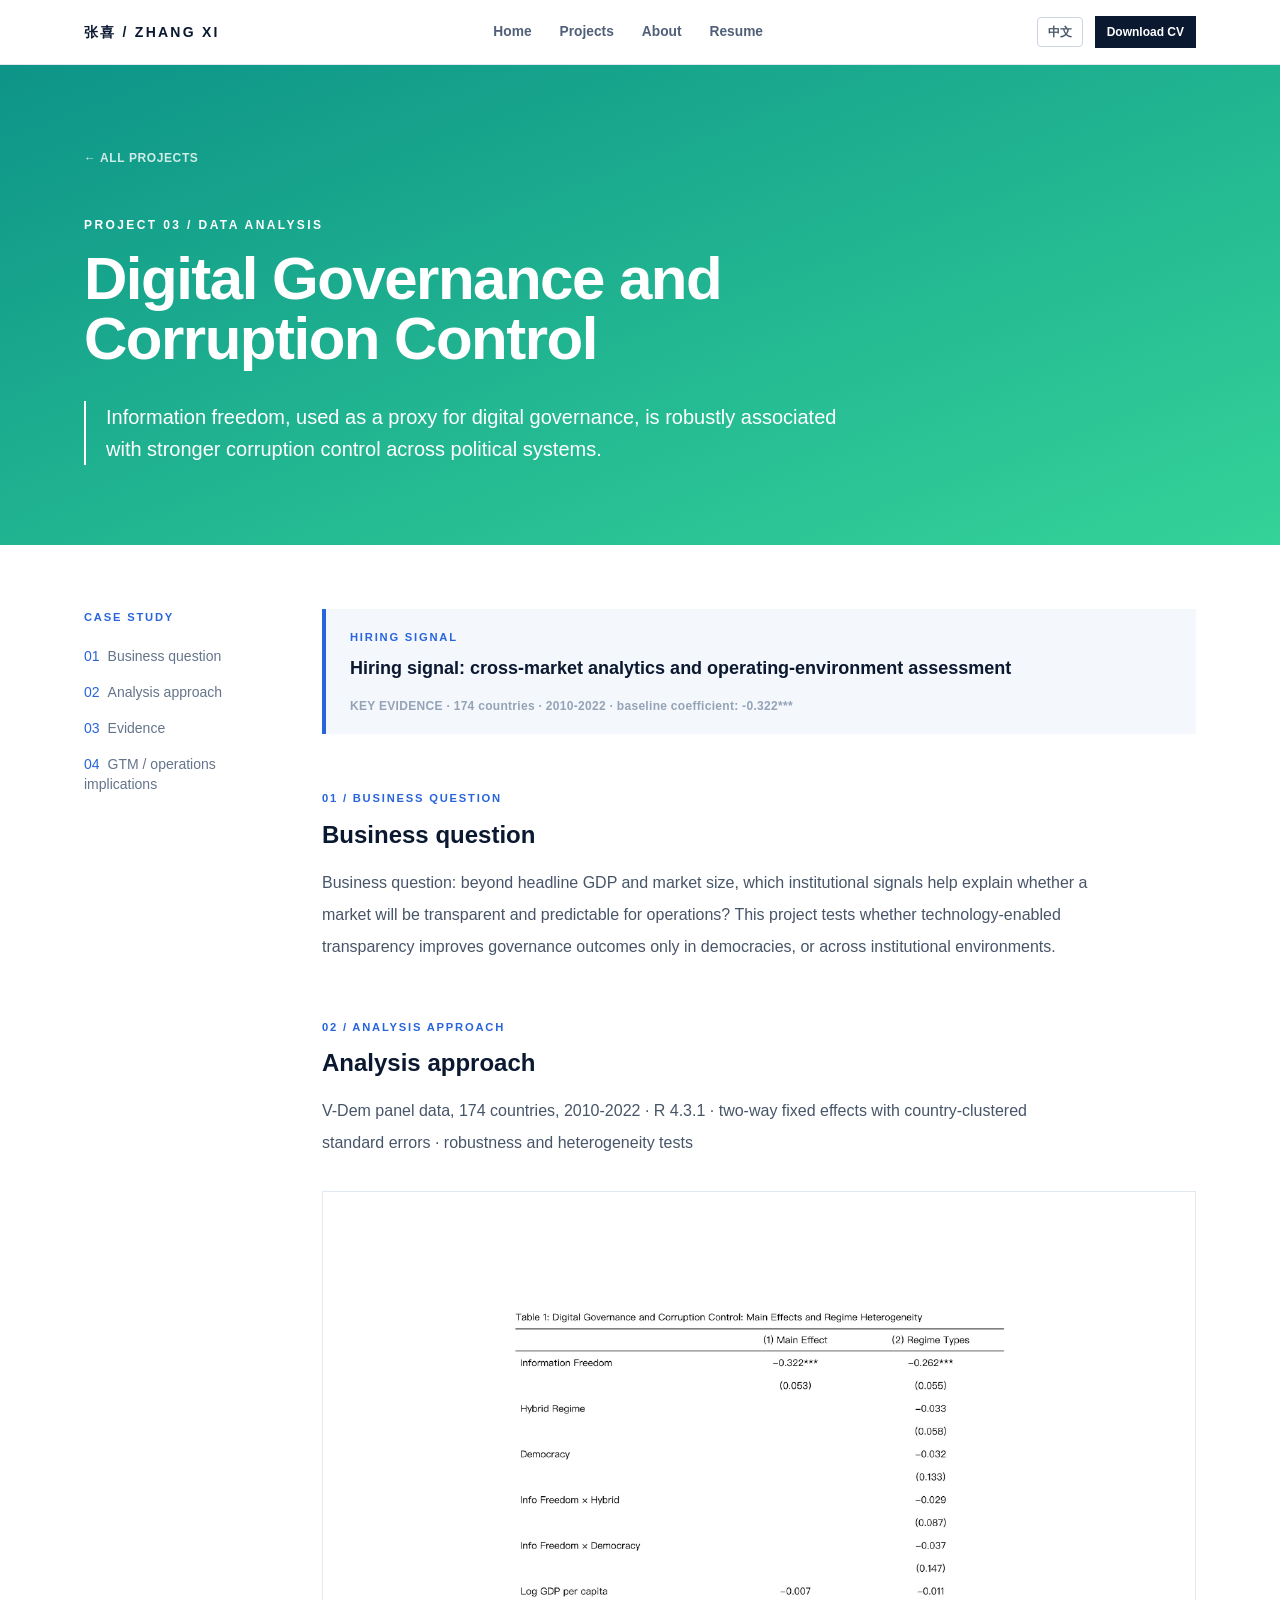
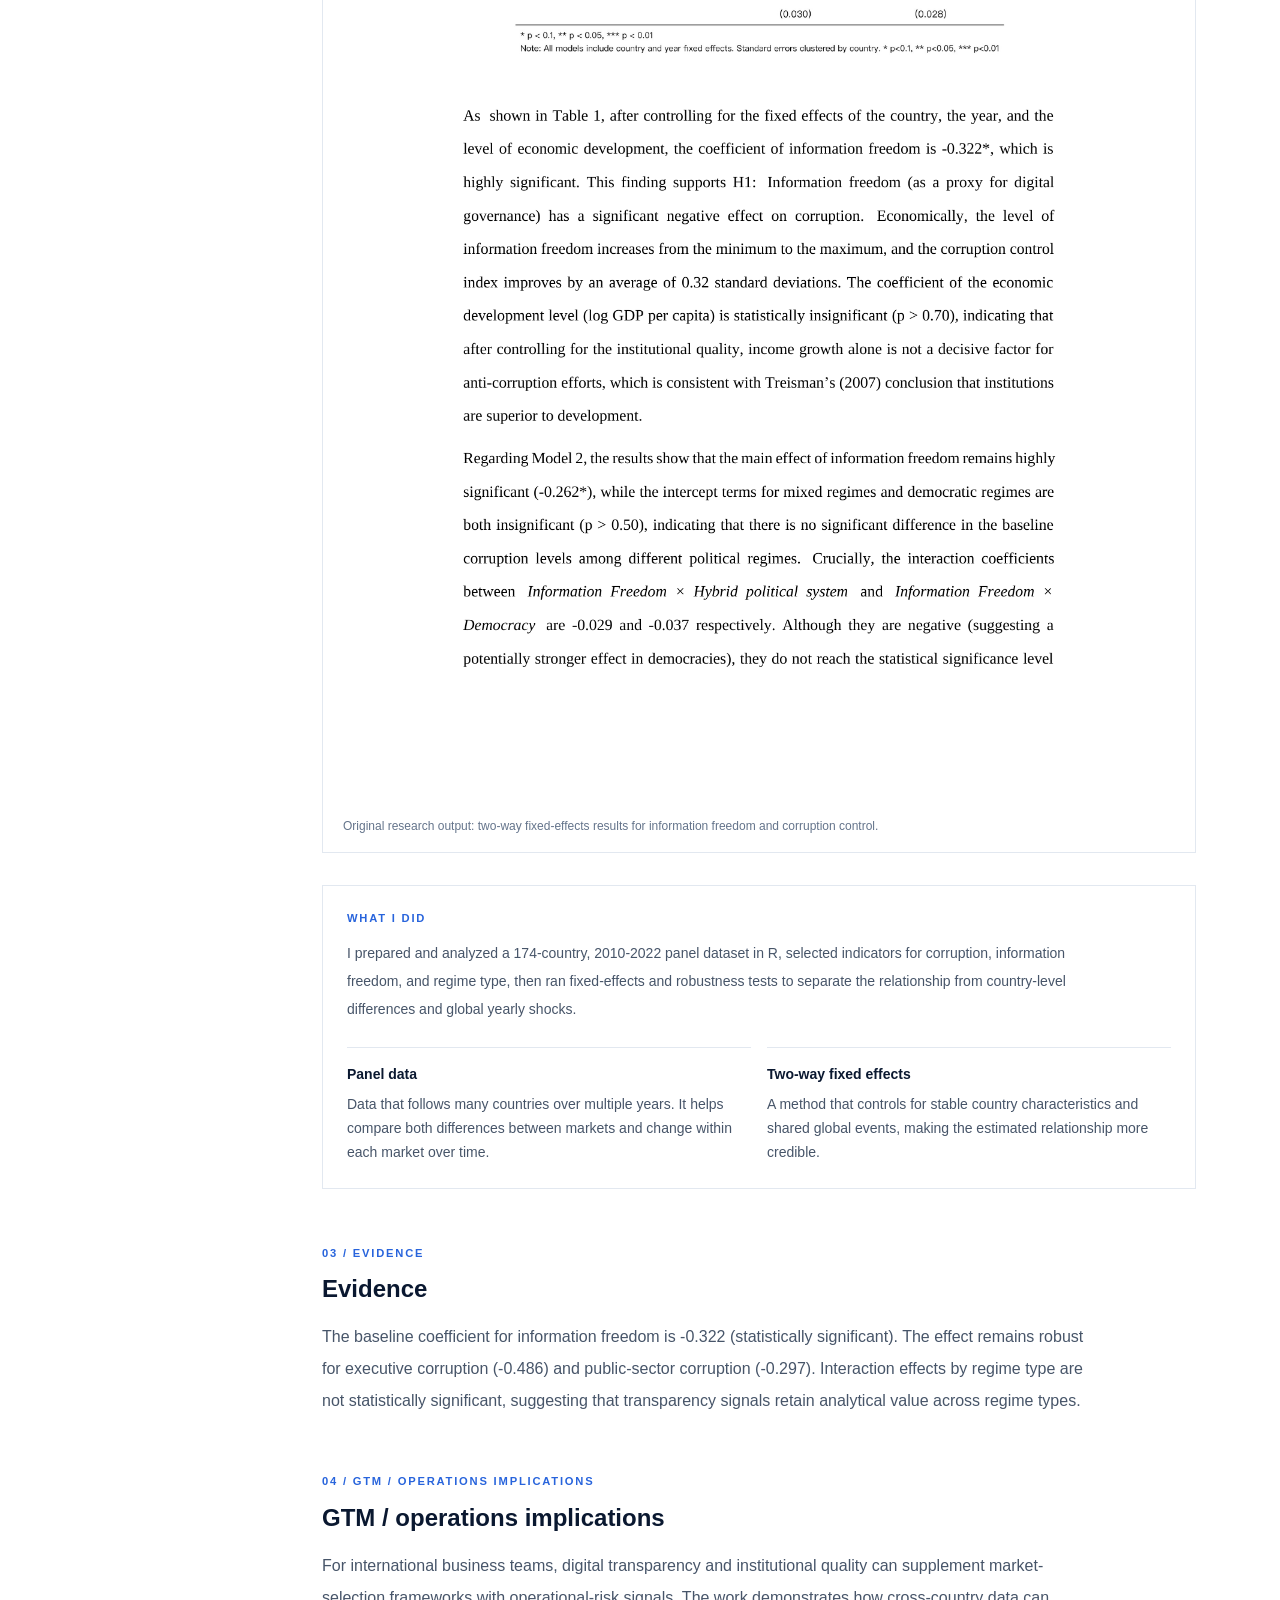
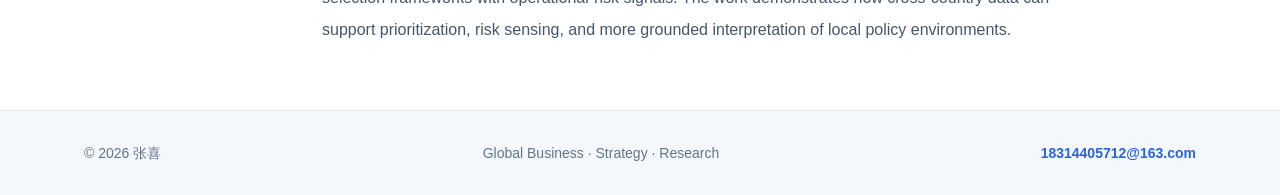
<file: projects/governance.html>
<!DOCTYPE html><html lang="en"><head><meta charSet="utf-8"/><meta name="viewport" content="width=device-width, initial-scale=1"/><link rel="preload" as="image" href="/charts/digital-governance-results.png"/><link rel="stylesheet" href="/_next/static/css/412275f9f27c55eb.css" data-precedence="next"/><link rel="preload" as="script" fetchPriority="low" href="/_next/static/chunks/webpack-cc1f9e572ba8d81f.js"/><script src="/_next/static/chunks/8bc8d761-358be340fd8a6584.js" async=""></script><script src="/_next/static/chunks/240-e0915f5d779ac085.js" async=""></script><script src="/_next/static/chunks/main-app-7c9cec2892b18933.js" async=""></script><script src="/_next/static/chunks/204-6f4c7a145cc8633d.js" async=""></script><script src="/_next/static/chunks/app/projects/%5Bid%5D/page-969f0c8355c5c46e.js" async=""></script><script src="/_next/static/chunks/app/layout-6e38e692c824cce8.js" async=""></script><title>张喜 | Global Business Portfolio</title><meta name="description" content="Global market analysis, data-driven research, and technology strategy."/><script src="/_next/static/chunks/polyfills-42372ed130431b0a.js" noModule=""></script></head><body><header class="sticky top-0 z-20 border-b border-slate-200 bg-white/95 backdrop-blur"><div class="mx-auto flex h-16 max-w-6xl items-center justify-between px-5"><a class="text-sm font-bold tracking-[.16em] text-[#0a1830]" href="/">张喜 / ZHANG XI</a><nav class="hidden items-center gap-7 md:flex"><a class="nav-link" href="/">Home</a><a class="nav-link" href="/projects">Projects</a><a class="nav-link" href="/about">About</a><a class="nav-link" href="/resume">Resume</a></nav><div class="flex items-center gap-3"><button class="rounded border border-slate-300 px-2.5 py-1.5 text-xs font-bold text-slate-600">中文</button><a href="/resume.pdf" class="hidden bg-[#0a1830] px-3 py-2 text-xs font-bold text-white sm:block">Download CV</a></div></div></header><main><section class="bg-gradient-to-br from-teal-600 to-emerald-400 text-white"><div class="mx-auto max-w-6xl px-5 py-20"><a class="text-xs font-bold tracking-wider text-white/80" href="/projects">← <!-- -->ALL PROJECTS</a><p class="mt-12 text-xs font-bold tracking-[.2em]">PROJECT <!-- -->03<!-- --> / <!-- -->DATA ANALYSIS</p><h1 class="mt-4 max-w-4xl text-4xl font-bold tracking-tight md:text-6xl">Digital Governance and Corruption Control</h1><p class="mt-8 max-w-3xl border-l-2 border-white pl-5 text-xl font-medium leading-8">Information freedom, used as a proxy for digital governance, is robustly associated with stronger corruption control across political systems.</p></div></section><section class="mx-auto grid max-w-6xl gap-12 px-5 py-16 lg:grid-cols-[190px_1fr]"><aside class="hidden lg:block"><p class="eyebrow">Case study</p><div class="mt-5 space-y-4 text-sm text-slate-500"><p><span class="mr-2 text-[#2864dc]">0<!-- -->1</span>Business question</p><p><span class="mr-2 text-[#2864dc]">0<!-- -->2</span>Analysis approach</p><p><span class="mr-2 text-[#2864dc]">0<!-- -->3</span>Evidence</p><p><span class="mr-2 text-[#2864dc]">0<!-- -->4</span>GTM / operations implications</p></div></aside><div class="space-y-14"><div class="border-l-4 border-[#2864dc] bg-[#f4f7fb] px-6 py-5"><p class="eyebrow">Hiring signal</p><p class="mt-2 text-lg font-bold leading-7 text-[#0a1830]">Hiring signal: cross-market analytics and operating-environment assessment</p><p class="mt-4 text-xs font-bold tracking-wide text-slate-400">KEY EVIDENCE<!-- --> · <!-- -->174 countries · 2010-2022 · baseline coefficient: -0.322***</p></div><article><p class="eyebrow">0<!-- -->1<!-- --> / <!-- -->Business question</p><h2 class="mt-3 text-2xl font-bold">Business question</h2><p class="mt-4 max-w-3xl text-base leading-8 text-slate-600">Business question: beyond headline GDP and market size, which institutional signals help explain whether a market will be transparent and predictable for operations? This project tests whether technology-enabled transparency improves governance outcomes only in democracies, or across institutional environments.</p></article><article><p class="eyebrow">0<!-- -->2<!-- --> / <!-- -->Analysis approach</p><h2 class="mt-3 text-2xl font-bold">Analysis approach</h2><p class="mt-4 max-w-3xl text-base leading-8 text-slate-600">V-Dem panel data, 174 countries, 2010-2022 · R 4.3.1 · two-way fixed effects with country-clustered standard errors · robustness and heterogeneity tests</p><figure class="mt-8 border border-slate-200 bg-white p-3"><img src="/charts/digital-governance-results.png" alt="Digital governance and corruption control regression results" class="h-auto w-full"/><figcaption class="px-2 pb-1 pt-3 text-xs leading-5 text-slate-500">Original research output: two-way fixed-effects results for information freedom and corruption control.</figcaption></figure><div class="mt-8 border border-slate-200 bg-white p-6"><p class="eyebrow">What I did</p><p class="mt-3 max-w-3xl text-sm leading-7 text-slate-600">I prepared and analyzed a 174-country, 2010-2022 panel dataset in R, selected indicators for corruption, information freedom, and regime type, then ran fixed-effects and robustness tests to separate the relationship from country-level differences and global yearly shocks.</p><div class="mt-6 grid gap-4 md:grid-cols-2"><div class="border-t border-slate-200 pt-4"><p class="text-sm font-bold text-[#0a1830]">Panel data</p><p class="mt-2 text-sm leading-6 text-slate-600">Data that follows many countries over multiple years. It helps compare both differences between markets and change within each market over time.</p></div><div class="border-t border-slate-200 pt-4"><p class="text-sm font-bold text-[#0a1830]">Two-way fixed effects</p><p class="mt-2 text-sm leading-6 text-slate-600">A method that controls for stable country characteristics and shared global events, making the estimated relationship more credible.</p></div></div></div></article><article><p class="eyebrow">0<!-- -->3<!-- --> / <!-- -->Evidence</p><h2 class="mt-3 text-2xl font-bold">Evidence</h2><p class="mt-4 max-w-3xl text-base leading-8 text-slate-600">The baseline coefficient for information freedom is -0.322 (statistically significant). The effect remains robust for executive corruption (-0.486) and public-sector corruption (-0.297). Interaction effects by regime type are not statistically significant, suggesting that transparency signals retain analytical value across regime types.</p></article><article><p class="eyebrow">0<!-- -->4<!-- --> / <!-- -->GTM / operations implications</p><h2 class="mt-3 text-2xl font-bold">GTM / operations implications</h2><p class="mt-4 max-w-3xl text-base leading-8 text-slate-600">For international business teams, digital transparency and institutional quality can supplement market-selection frameworks with operational-risk signals. The work demonstrates how cross-country data can support prioritization, risk sensing, and more grounded interpretation of local policy environments.</p></article></div></section></main><footer class="border-t border-slate-200 bg-[#f4f7fb]"><div class="mx-auto flex max-w-6xl flex-col gap-3 px-5 py-8 text-sm text-slate-500 sm:flex-row sm:justify-between"><span>© 2026 张喜</span><span>Global Business · Strategy · Research</span><a href="mailto:18314405712@163.com" class="font-semibold text-[#2864dc]">18314405712@163.com</a></div></footer><script src="/_next/static/chunks/webpack-cc1f9e572ba8d81f.js" async=""></script><script>(self.__next_f=self.__next_f||[]).push([0]);self.__next_f.push([2,null])</script><script>self.__next_f.push([1,"1:HL[\"/_next/static/css/412275f9f27c55eb.css\",\"style\"]\n"])</script><script>self.__next_f.push([1,"2:I[7266,[],\"\"]\n4:I[6849,[],\"ClientPageRoot\"]\n5:I[9137,[\"204\",\"static/chunks/204-6f4c7a145cc8633d.js\",\"626\",\"static/chunks/app/projects/%5Bid%5D/page-969f0c8355c5c46e.js\"],\"default\",1]\n6:I[2110,[],\"\"]\n8:I[4718,[],\"\"]\n9:I[7861,[\"204\",\"static/chunks/204-6f4c7a145cc8633d.js\",\"185\",\"static/chunks/app/layout-6e38e692c824cce8.js\"],\"default\"]\nb:I[4735,[],\"\"]\n7:[\"id\",\"governance\",\"d\"]\nc:[]\n"])</script><script>self.__next_f.push([1,"0:[\"$\",\"$L2\",null,{\"buildId\":\"pMM0FceK5_rNenzEb8tbz\",\"assetPrefix\":\"\",\"urlParts\":[\"\",\"projects\",\"governance\"],\"initialTree\":[\"\",{\"children\":[\"projects\",{\"children\":[[\"id\",\"governance\",\"d\"],{\"children\":[\"__PAGE__?{\\\"id\\\":\\\"governance\\\"}\",{}]}]}]},\"$undefined\",\"$undefined\",true],\"initialSeedData\":[\"\",{\"children\":[\"projects\",{\"children\":[[\"id\",\"governance\",\"d\"],{\"children\":[\"__PAGE__\",{},[[\"$L3\",[\"$\",\"$L4\",null,{\"props\":{\"params\":{\"id\":\"governance\"},\"searchParams\":{\"id\":\"governance\"}},\"Component\":\"$5\"}],null],null],null]},[[null,[\"$\",\"$L6\",null,{\"parallelRouterKey\":\"children\",\"segmentPath\":[\"children\",\"projects\",\"children\",\"$7\",\"children\"],\"error\":\"$undefined\",\"errorStyles\":\"$undefined\",\"errorScripts\":\"$undefined\",\"template\":[\"$\",\"$L8\",null,{}],\"templateStyles\":\"$undefined\",\"templateScripts\":\"$undefined\",\"notFound\":\"$undefined\",\"notFoundStyles\":\"$undefined\"}]],null],null]},[null,[\"$\",\"$L6\",null,{\"parallelRouterKey\":\"children\",\"segmentPath\":[\"children\",\"projects\",\"children\"],\"error\":\"$undefined\",\"errorStyles\":\"$undefined\",\"errorScripts\":\"$undefined\",\"template\":[\"$\",\"$L8\",null,{}],\"templateStyles\":\"$undefined\",\"templateScripts\":\"$undefined\",\"notFound\":\"$undefined\",\"notFoundStyles\":\"$undefined\"}]],null]},[[[[\"$\",\"link\",\"0\",{\"rel\":\"stylesheet\",\"href\":\"/_next/static/css/412275f9f27c55eb.css\",\"precedence\":\"next\",\"crossOrigin\":\"$undefined\"}]],[\"$\",\"html\",null,{\"lang\":\"en\",\"children\":[\"$\",\"body\",null,{\"children\":[\"$\",\"$L9\",null,{\"children\":[\"$\",\"$L6\",null,{\"parallelRouterKey\":\"children\",\"segmentPath\":[\"children\"],\"error\":\"$undefined\",\"errorStyles\":\"$undefined\",\"errorScripts\":\"$undefined\",\"template\":[\"$\",\"$L8\",null,{}],\"templateStyles\":\"$undefined\",\"templateScripts\":\"$undefined\",\"notFound\":[[\"$\",\"title\",null,{\"children\":\"404: This page could not be found.\"}],[\"$\",\"div\",null,{\"style\":{\"fontFamily\":\"system-ui,\\\"Segoe UI\\\",Roboto,Helvetica,Arial,sans-serif,\\\"Apple Color Emoji\\\",\\\"Segoe UI Emoji\\\"\",\"height\":\"100vh\",\"textAlign\":\"center\",\"display\":\"flex\",\"flexDirection\":\"column\",\"alignItems\":\"center\",\"justifyContent\":\"center\"},\"children\":[\"$\",\"div\",null,{\"children\":[[\"$\",\"style\",null,{\"dangerouslySetInnerHTML\":{\"__html\":\"body{color:#000;background:#fff;margin:0}.next-error-h1{border-right:1px solid rgba(0,0,0,.3)}@media (prefers-color-scheme:dark){body{color:#fff;background:#000}.next-error-h1{border-right:1px solid rgba(255,255,255,.3)}}\"}}],[\"$\",\"h1\",null,{\"className\":\"next-error-h1\",\"style\":{\"display\":\"inline-block\",\"margin\":\"0 20px 0 0\",\"padding\":\"0 23px 0 0\",\"fontSize\":24,\"fontWeight\":500,\"verticalAlign\":\"top\",\"lineHeight\":\"49px\"},\"children\":\"404\"}],[\"$\",\"div\",null,{\"style\":{\"display\":\"inline-block\"},\"children\":[\"$\",\"h2\",null,{\"style\":{\"fontSize\":14,\"fontWeight\":400,\"lineHeight\":\"49px\",\"margin\":0},\"children\":\"This page could not be found.\"}]}]]}]}]],\"notFoundStyles\":[]}]}]}]}]],null],null],\"couldBeIntercepted\":false,\"initialHead\":[null,\"$La\"],\"globalErrorComponent\":\"$b\",\"missingSlots\":\"$Wc\"}]\n"])</script><script>self.__next_f.push([1,"a:[[\"$\",\"meta\",\"0\",{\"name\":\"viewport\",\"content\":\"width=device-width, initial-scale=1\"}],[\"$\",\"meta\",\"1\",{\"charSet\":\"utf-8\"}],[\"$\",\"title\",\"2\",{\"children\":\"张喜 | Global Business Portfolio\"}],[\"$\",\"meta\",\"3\",{\"name\":\"description\",\"content\":\"Global market analysis, data-driven research, and technology strategy.\"}]]\n3:null\n"])</script></body></html>
</file>
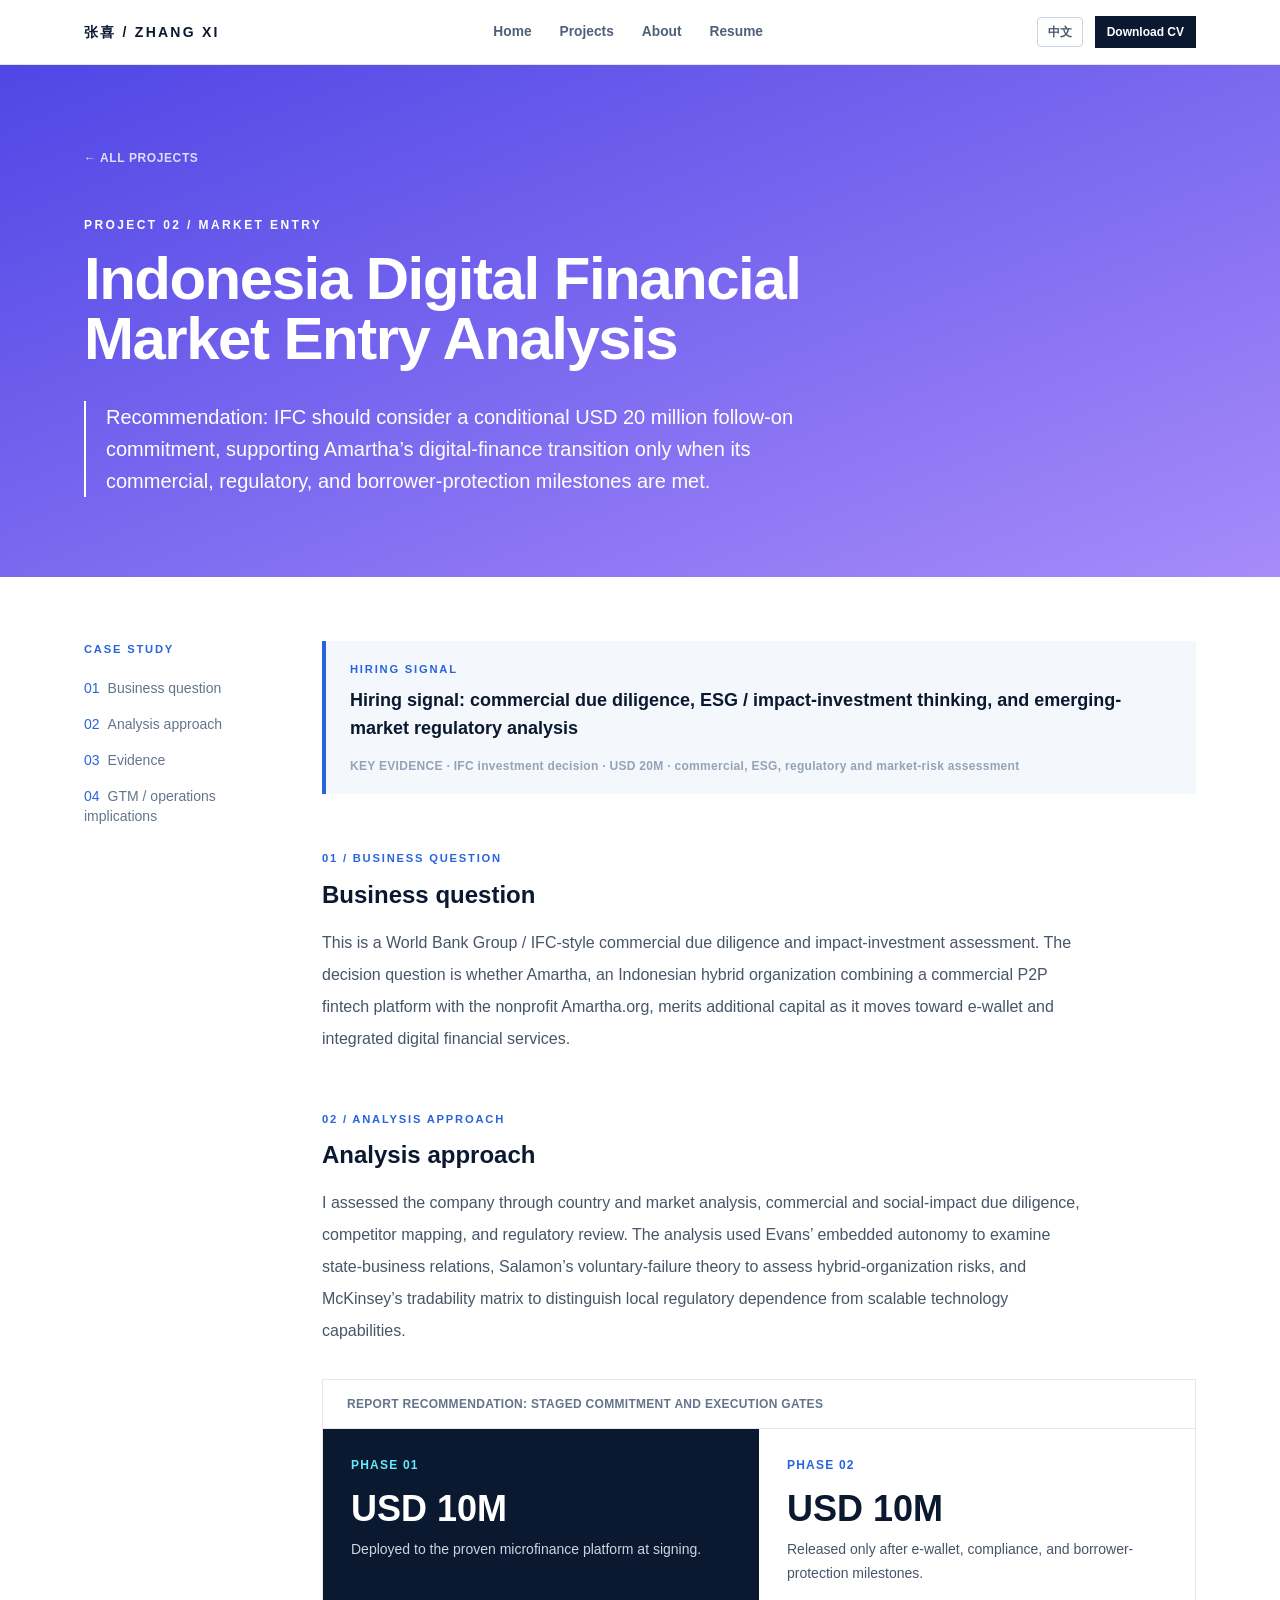
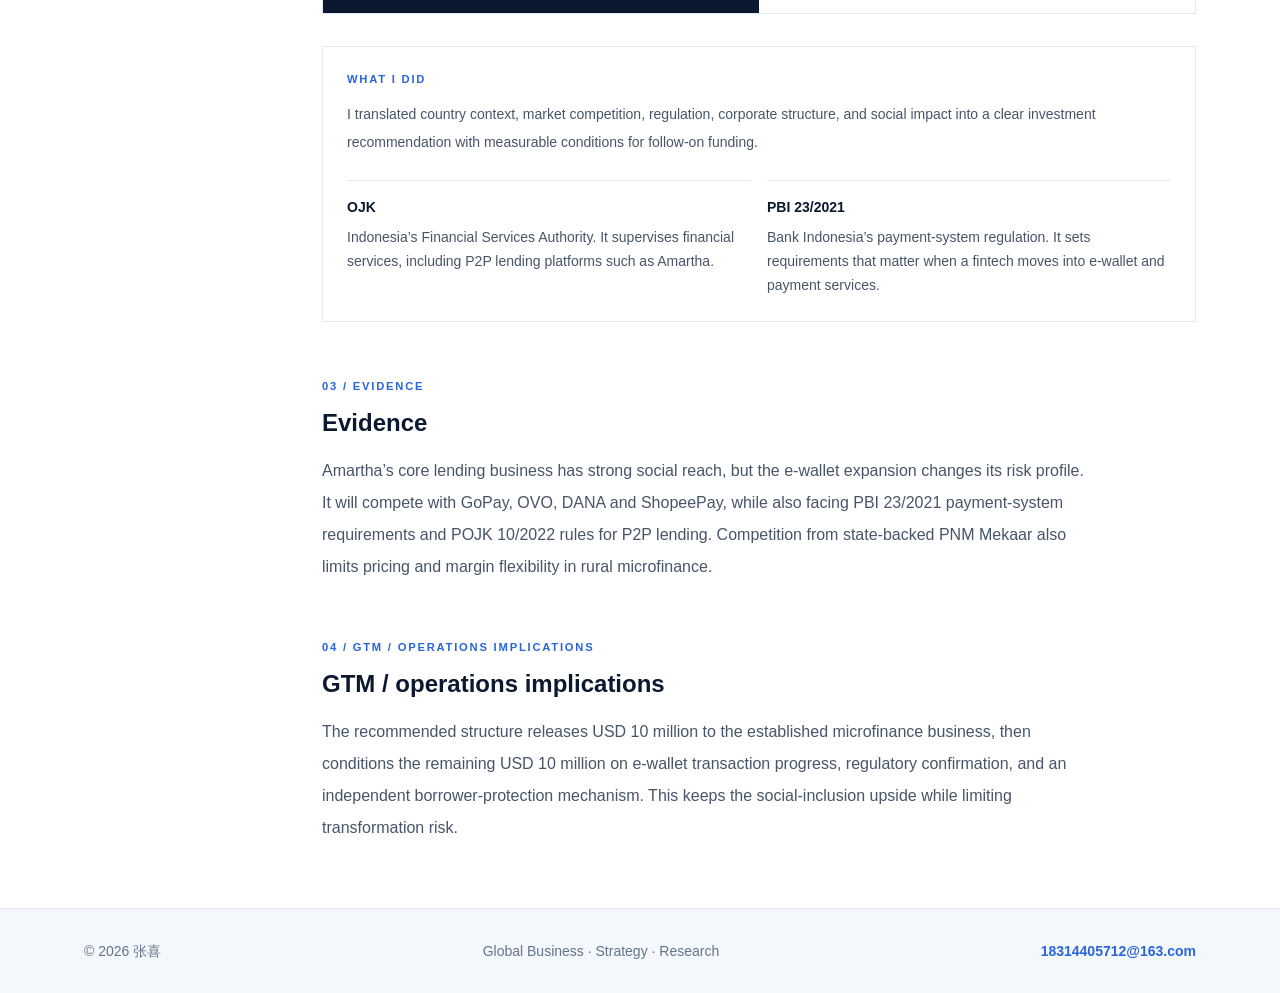
<file: projects/indonesia.html>
<!DOCTYPE html><html lang="en"><head><meta charSet="utf-8"/><meta name="viewport" content="width=device-width, initial-scale=1"/><link rel="stylesheet" href="/_next/static/css/412275f9f27c55eb.css" data-precedence="next"/><link rel="preload" as="script" fetchPriority="low" href="/_next/static/chunks/webpack-cc1f9e572ba8d81f.js"/><script src="/_next/static/chunks/8bc8d761-358be340fd8a6584.js" async=""></script><script src="/_next/static/chunks/240-e0915f5d779ac085.js" async=""></script><script src="/_next/static/chunks/main-app-7c9cec2892b18933.js" async=""></script><script src="/_next/static/chunks/204-6f4c7a145cc8633d.js" async=""></script><script src="/_next/static/chunks/app/projects/%5Bid%5D/page-969f0c8355c5c46e.js" async=""></script><script src="/_next/static/chunks/app/layout-6e38e692c824cce8.js" async=""></script><title>张喜 | Global Business Portfolio</title><meta name="description" content="Global market analysis, data-driven research, and technology strategy."/><script src="/_next/static/chunks/polyfills-42372ed130431b0a.js" noModule=""></script></head><body><header class="sticky top-0 z-20 border-b border-slate-200 bg-white/95 backdrop-blur"><div class="mx-auto flex h-16 max-w-6xl items-center justify-between px-5"><a class="text-sm font-bold tracking-[.16em] text-[#0a1830]" href="/">张喜 / ZHANG XI</a><nav class="hidden items-center gap-7 md:flex"><a class="nav-link" href="/">Home</a><a class="nav-link" href="/projects">Projects</a><a class="nav-link" href="/about">About</a><a class="nav-link" href="/resume">Resume</a></nav><div class="flex items-center gap-3"><button class="rounded border border-slate-300 px-2.5 py-1.5 text-xs font-bold text-slate-600">中文</button><a href="/resume.pdf" class="hidden bg-[#0a1830] px-3 py-2 text-xs font-bold text-white sm:block">Download CV</a></div></div></header><main><section class="bg-gradient-to-br from-indigo-600 to-violet-400 text-white"><div class="mx-auto max-w-6xl px-5 py-20"><a class="text-xs font-bold tracking-wider text-white/80" href="/projects">← <!-- -->ALL PROJECTS</a><p class="mt-12 text-xs font-bold tracking-[.2em]">PROJECT <!-- -->02<!-- --> / <!-- -->MARKET ENTRY</p><h1 class="mt-4 max-w-4xl text-4xl font-bold tracking-tight md:text-6xl">Indonesia Digital Financial Market Entry Analysis</h1><p class="mt-8 max-w-3xl border-l-2 border-white pl-5 text-xl font-medium leading-8">Recommendation: IFC should consider a conditional USD 20 million follow-on commitment, supporting Amartha’s digital-finance transition only when its commercial, regulatory, and borrower-protection milestones are met.</p></div></section><section class="mx-auto grid max-w-6xl gap-12 px-5 py-16 lg:grid-cols-[190px_1fr]"><aside class="hidden lg:block"><p class="eyebrow">Case study</p><div class="mt-5 space-y-4 text-sm text-slate-500"><p><span class="mr-2 text-[#2864dc]">0<!-- -->1</span>Business question</p><p><span class="mr-2 text-[#2864dc]">0<!-- -->2</span>Analysis approach</p><p><span class="mr-2 text-[#2864dc]">0<!-- -->3</span>Evidence</p><p><span class="mr-2 text-[#2864dc]">0<!-- -->4</span>GTM / operations implications</p></div></aside><div class="space-y-14"><div class="border-l-4 border-[#2864dc] bg-[#f4f7fb] px-6 py-5"><p class="eyebrow">Hiring signal</p><p class="mt-2 text-lg font-bold leading-7 text-[#0a1830]">Hiring signal: commercial due diligence, ESG / impact-investment thinking, and emerging-market regulatory analysis</p><p class="mt-4 text-xs font-bold tracking-wide text-slate-400">KEY EVIDENCE<!-- --> · <!-- -->IFC investment decision · USD 20M · commercial, ESG, regulatory and market-risk assessment</p></div><article><p class="eyebrow">0<!-- -->1<!-- --> / <!-- -->Business question</p><h2 class="mt-3 text-2xl font-bold">Business question</h2><p class="mt-4 max-w-3xl text-base leading-8 text-slate-600">This is a World Bank Group / IFC-style commercial due diligence and impact-investment assessment. The decision question is whether Amartha, an Indonesian hybrid organization combining a commercial P2P fintech platform with the nonprofit Amartha.org, merits additional capital as it moves toward e-wallet and integrated digital financial services.</p></article><article><p class="eyebrow">0<!-- -->2<!-- --> / <!-- -->Analysis approach</p><h2 class="mt-3 text-2xl font-bold">Analysis approach</h2><p class="mt-4 max-w-3xl text-base leading-8 text-slate-600">I assessed the company through country and market analysis, commercial and social-impact due diligence, competitor mapping, and regulatory review. The analysis used Evans’ embedded autonomy to examine state-business relations, Salamon’s voluntary-failure theory to assess hybrid-organization risks, and McKinsey’s tradability matrix to distinguish local regulatory dependence from scalable technology capabilities.</p><figure class="mt-8 overflow-hidden border border-slate-200 bg-white"><figcaption class="border-b border-slate-200 px-6 py-4 text-xs font-bold tracking-wide text-slate-500">REPORT RECOMMENDATION: STAGED COMMITMENT AND EXECUTION GATES</figcaption><div class="grid md:grid-cols-2"><div class="bg-[#0a1830] p-7 text-white"><p class="text-xs font-bold tracking-widest text-cyan-300">PHASE 01</p><p class="mt-4 text-4xl font-bold">USD 10M</p><p class="mt-2 text-sm leading-6 text-slate-300">Deployed to the proven microfinance platform at signing.</p></div><div class="p-7"><p class="text-xs font-bold tracking-widest text-[#2864dc]">PHASE 02</p><p class="mt-4 text-4xl font-bold text-[#0a1830]">USD 10M</p><p class="mt-2 text-sm leading-6 text-slate-600">Released only after e-wallet, compliance, and borrower-protection milestones.</p></div></div></figure><div class="mt-8 border border-slate-200 bg-white p-6"><p class="eyebrow">What I did</p><p class="mt-3 max-w-3xl text-sm leading-7 text-slate-600">I translated country context, market competition, regulation, corporate structure, and social impact into a clear investment recommendation with measurable conditions for follow-on funding.</p><div class="mt-6 grid gap-4 md:grid-cols-2"><div class="border-t border-slate-200 pt-4"><p class="text-sm font-bold text-[#0a1830]">OJK</p><p class="mt-2 text-sm leading-6 text-slate-600">Indonesia’s Financial Services Authority. It supervises financial services, including P2P lending platforms such as Amartha.</p></div><div class="border-t border-slate-200 pt-4"><p class="text-sm font-bold text-[#0a1830]">PBI 23/2021</p><p class="mt-2 text-sm leading-6 text-slate-600">Bank Indonesia’s payment-system regulation. It sets requirements that matter when a fintech moves into e-wallet and payment services.</p></div></div></div></article><article><p class="eyebrow">0<!-- -->3<!-- --> / <!-- -->Evidence</p><h2 class="mt-3 text-2xl font-bold">Evidence</h2><p class="mt-4 max-w-3xl text-base leading-8 text-slate-600">Amartha’s core lending business has strong social reach, but the e-wallet expansion changes its risk profile. It will compete with GoPay, OVO, DANA and ShopeePay, while also facing PBI 23/2021 payment-system requirements and POJK 10/2022 rules for P2P lending. Competition from state-backed PNM Mekaar also limits pricing and margin flexibility in rural microfinance.</p></article><article><p class="eyebrow">0<!-- -->4<!-- --> / <!-- -->GTM / operations implications</p><h2 class="mt-3 text-2xl font-bold">GTM / operations implications</h2><p class="mt-4 max-w-3xl text-base leading-8 text-slate-600">The recommended structure releases USD 10 million to the established microfinance business, then conditions the remaining USD 10 million on e-wallet transaction progress, regulatory confirmation, and an independent borrower-protection mechanism. This keeps the social-inclusion upside while limiting transformation risk.</p></article></div></section></main><footer class="border-t border-slate-200 bg-[#f4f7fb]"><div class="mx-auto flex max-w-6xl flex-col gap-3 px-5 py-8 text-sm text-slate-500 sm:flex-row sm:justify-between"><span>© 2026 张喜</span><span>Global Business · Strategy · Research</span><a href="mailto:18314405712@163.com" class="font-semibold text-[#2864dc]">18314405712@163.com</a></div></footer><script src="/_next/static/chunks/webpack-cc1f9e572ba8d81f.js" async=""></script><script>(self.__next_f=self.__next_f||[]).push([0]);self.__next_f.push([2,null])</script><script>self.__next_f.push([1,"1:HL[\"/_next/static/css/412275f9f27c55eb.css\",\"style\"]\n"])</script><script>self.__next_f.push([1,"2:I[7266,[],\"\"]\n4:I[6849,[],\"ClientPageRoot\"]\n5:I[9137,[\"204\",\"static/chunks/204-6f4c7a145cc8633d.js\",\"626\",\"static/chunks/app/projects/%5Bid%5D/page-969f0c8355c5c46e.js\"],\"default\",1]\n6:I[2110,[],\"\"]\n8:I[4718,[],\"\"]\n9:I[7861,[\"204\",\"static/chunks/204-6f4c7a145cc8633d.js\",\"185\",\"static/chunks/app/layout-6e38e692c824cce8.js\"],\"default\"]\nb:I[4735,[],\"\"]\n7:[\"id\",\"indonesia\",\"d\"]\nc:[]\n"])</script><script>self.__next_f.push([1,"0:[\"$\",\"$L2\",null,{\"buildId\":\"pMM0FceK5_rNenzEb8tbz\",\"assetPrefix\":\"\",\"urlParts\":[\"\",\"projects\",\"indonesia\"],\"initialTree\":[\"\",{\"children\":[\"projects\",{\"children\":[[\"id\",\"indonesia\",\"d\"],{\"children\":[\"__PAGE__?{\\\"id\\\":\\\"indonesia\\\"}\",{}]}]}]},\"$undefined\",\"$undefined\",true],\"initialSeedData\":[\"\",{\"children\":[\"projects\",{\"children\":[[\"id\",\"indonesia\",\"d\"],{\"children\":[\"__PAGE__\",{},[[\"$L3\",[\"$\",\"$L4\",null,{\"props\":{\"params\":{\"id\":\"indonesia\"},\"searchParams\":{\"id\":\"indonesia\"}},\"Component\":\"$5\"}],null],null],null]},[[null,[\"$\",\"$L6\",null,{\"parallelRouterKey\":\"children\",\"segmentPath\":[\"children\",\"projects\",\"children\",\"$7\",\"children\"],\"error\":\"$undefined\",\"errorStyles\":\"$undefined\",\"errorScripts\":\"$undefined\",\"template\":[\"$\",\"$L8\",null,{}],\"templateStyles\":\"$undefined\",\"templateScripts\":\"$undefined\",\"notFound\":\"$undefined\",\"notFoundStyles\":\"$undefined\"}]],null],null]},[null,[\"$\",\"$L6\",null,{\"parallelRouterKey\":\"children\",\"segmentPath\":[\"children\",\"projects\",\"children\"],\"error\":\"$undefined\",\"errorStyles\":\"$undefined\",\"errorScripts\":\"$undefined\",\"template\":[\"$\",\"$L8\",null,{}],\"templateStyles\":\"$undefined\",\"templateScripts\":\"$undefined\",\"notFound\":\"$undefined\",\"notFoundStyles\":\"$undefined\"}]],null]},[[[[\"$\",\"link\",\"0\",{\"rel\":\"stylesheet\",\"href\":\"/_next/static/css/412275f9f27c55eb.css\",\"precedence\":\"next\",\"crossOrigin\":\"$undefined\"}]],[\"$\",\"html\",null,{\"lang\":\"en\",\"children\":[\"$\",\"body\",null,{\"children\":[\"$\",\"$L9\",null,{\"children\":[\"$\",\"$L6\",null,{\"parallelRouterKey\":\"children\",\"segmentPath\":[\"children\"],\"error\":\"$undefined\",\"errorStyles\":\"$undefined\",\"errorScripts\":\"$undefined\",\"template\":[\"$\",\"$L8\",null,{}],\"templateStyles\":\"$undefined\",\"templateScripts\":\"$undefined\",\"notFound\":[[\"$\",\"title\",null,{\"children\":\"404: This page could not be found.\"}],[\"$\",\"div\",null,{\"style\":{\"fontFamily\":\"system-ui,\\\"Segoe UI\\\",Roboto,Helvetica,Arial,sans-serif,\\\"Apple Color Emoji\\\",\\\"Segoe UI Emoji\\\"\",\"height\":\"100vh\",\"textAlign\":\"center\",\"display\":\"flex\",\"flexDirection\":\"column\",\"alignItems\":\"center\",\"justifyContent\":\"center\"},\"children\":[\"$\",\"div\",null,{\"children\":[[\"$\",\"style\",null,{\"dangerouslySetInnerHTML\":{\"__html\":\"body{color:#000;background:#fff;margin:0}.next-error-h1{border-right:1px solid rgba(0,0,0,.3)}@media (prefers-color-scheme:dark){body{color:#fff;background:#000}.next-error-h1{border-right:1px solid rgba(255,255,255,.3)}}\"}}],[\"$\",\"h1\",null,{\"className\":\"next-error-h1\",\"style\":{\"display\":\"inline-block\",\"margin\":\"0 20px 0 0\",\"padding\":\"0 23px 0 0\",\"fontSize\":24,\"fontWeight\":500,\"verticalAlign\":\"top\",\"lineHeight\":\"49px\"},\"children\":\"404\"}],[\"$\",\"div\",null,{\"style\":{\"display\":\"inline-block\"},\"children\":[\"$\",\"h2\",null,{\"style\":{\"fontSize\":14,\"fontWeight\":400,\"lineHeight\":\"49px\",\"margin\":0},\"children\":\"This page could not be found.\"}]}]]}]}]],\"notFoundStyles\":[]}]}]}]}]],null],null],\"couldBeIntercepted\":false,\"initialHead\":[null,\"$La\"],\"globalErrorComponent\":\"$b\",\"missingSlots\":\"$Wc\"}]\n"])</script><script>self.__next_f.push([1,"a:[[\"$\",\"meta\",\"0\",{\"name\":\"viewport\",\"content\":\"width=device-width, initial-scale=1\"}],[\"$\",\"meta\",\"1\",{\"charSet\":\"utf-8\"}],[\"$\",\"title\",\"2\",{\"children\":\"张喜 | Global Business Portfolio\"}],[\"$\",\"meta\",\"3\",{\"name\":\"description\",\"content\":\"Global market analysis, data-driven research, and technology strategy.\"}]]\n3:null\n"])</script></body></html>
</file>
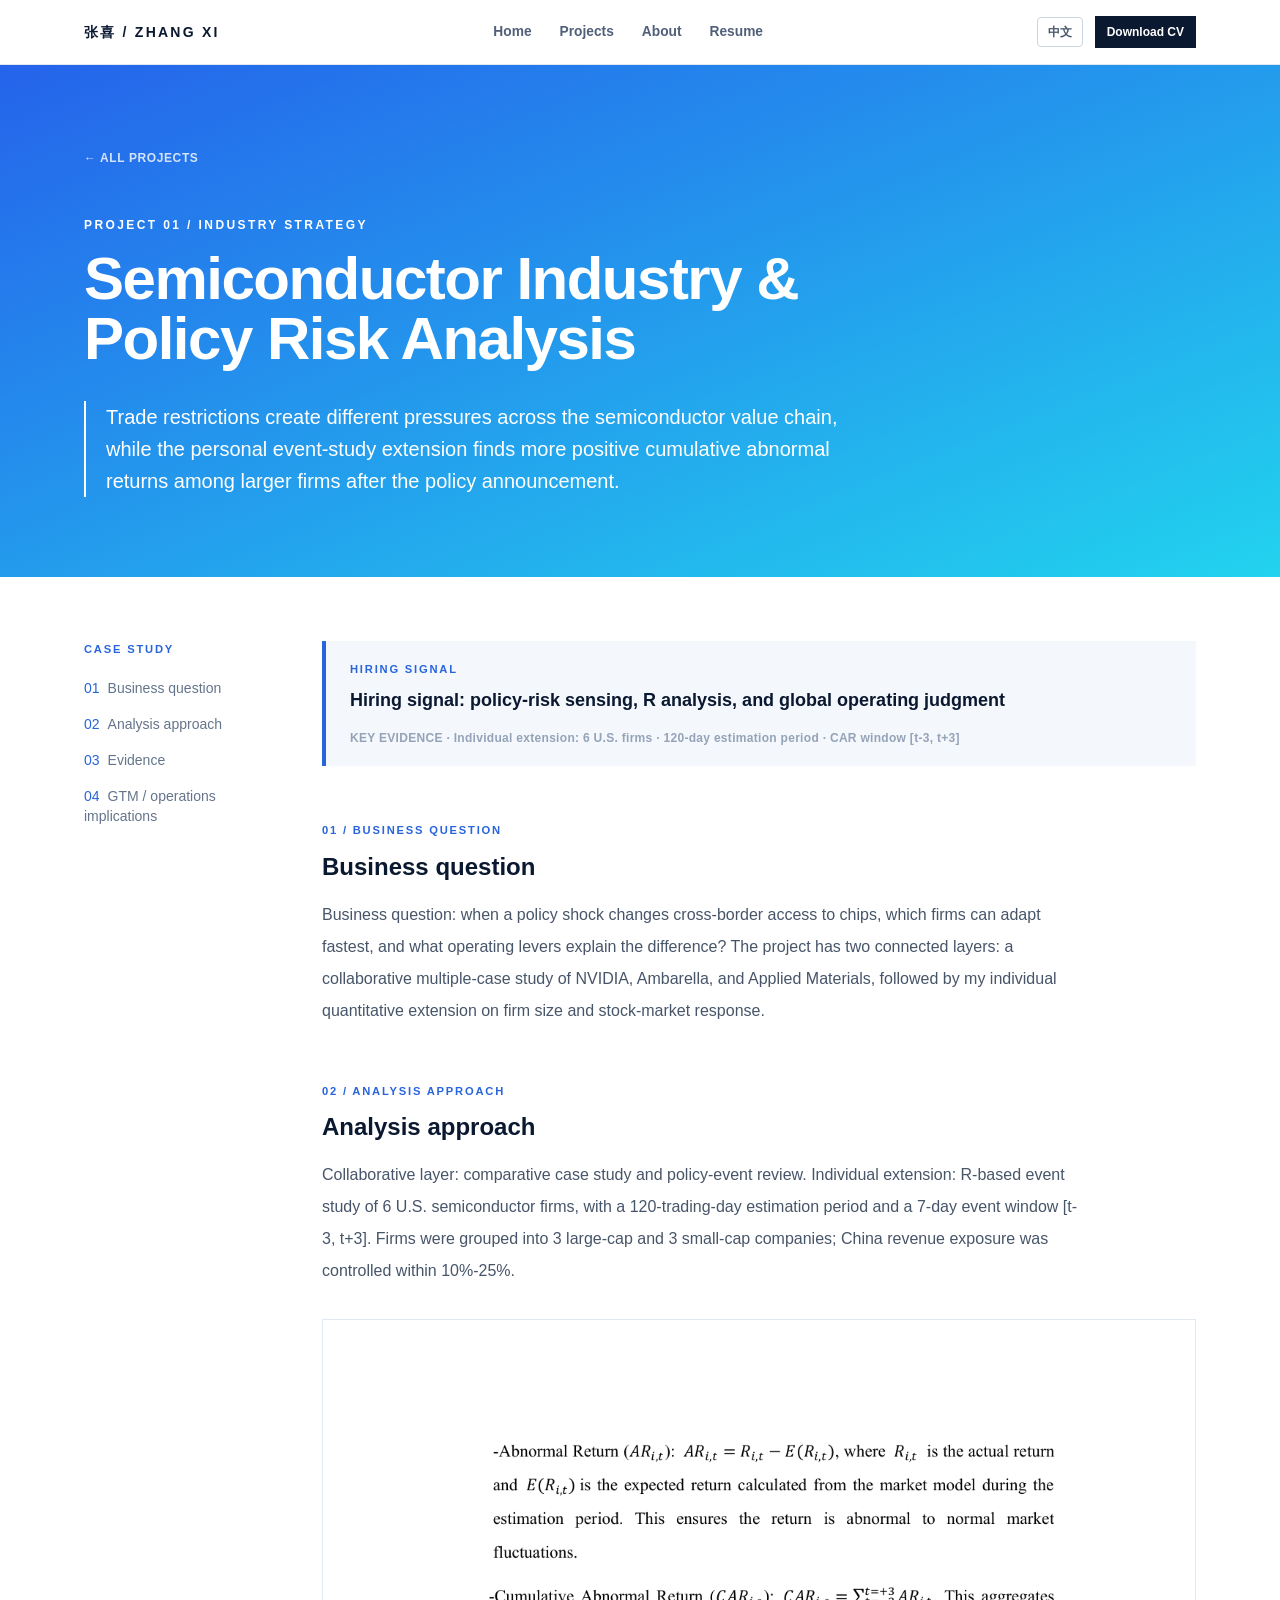
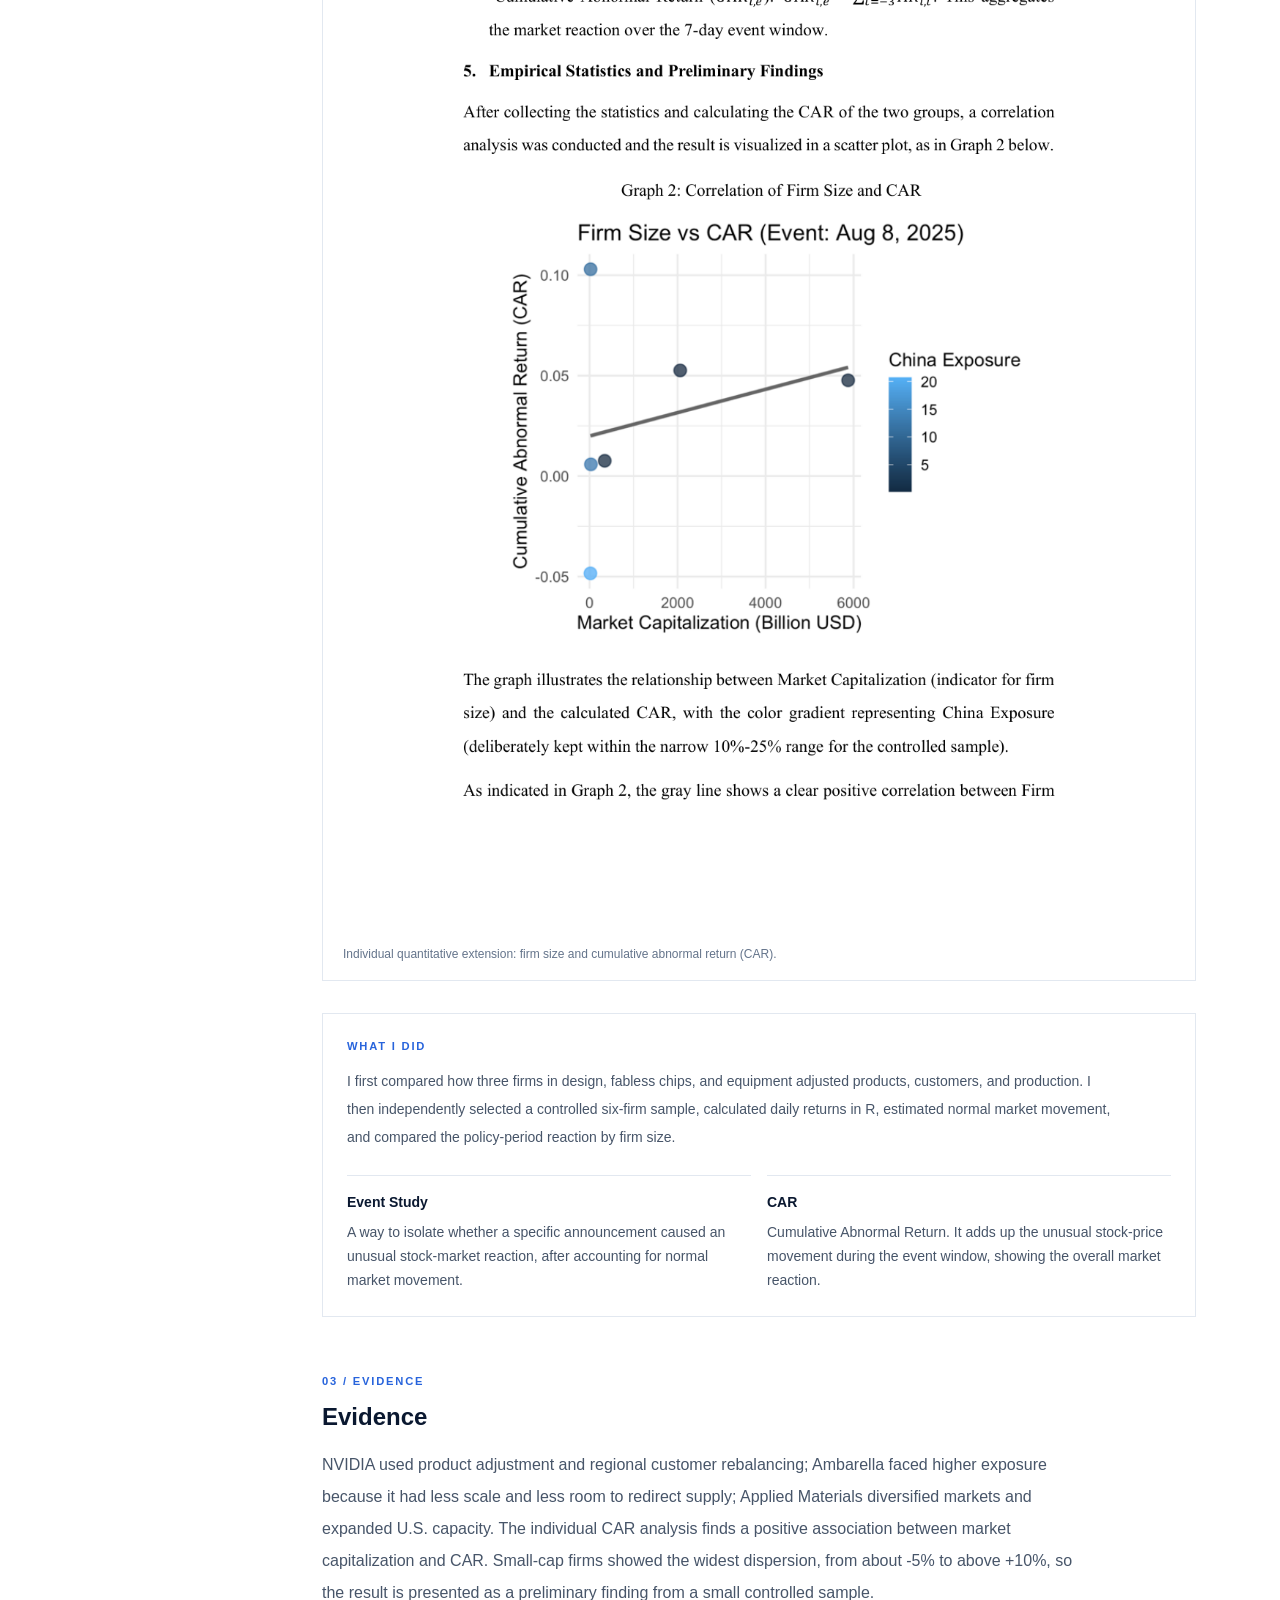
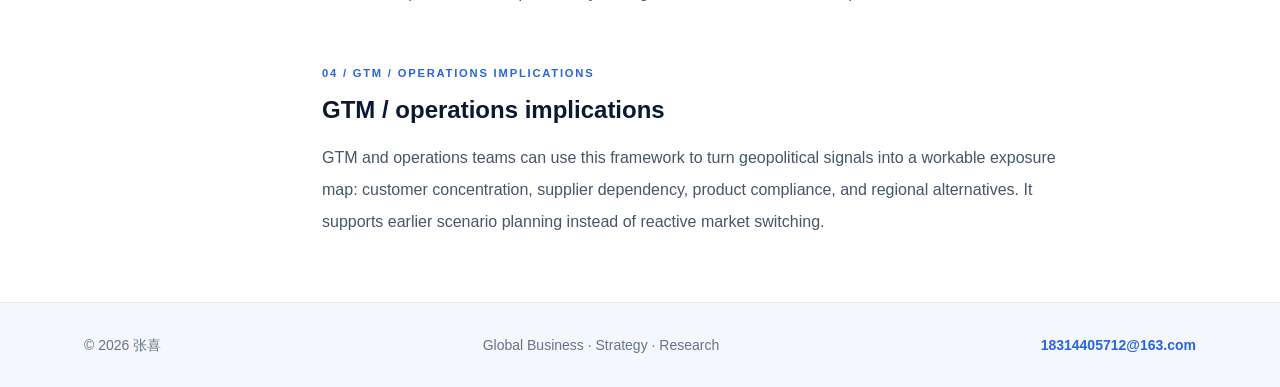
<file: projects/semiconductor.html>
<!DOCTYPE html><html lang="en"><head><meta charSet="utf-8"/><meta name="viewport" content="width=device-width, initial-scale=1"/><link rel="preload" as="image" href="/charts/semiconductor-car.png"/><link rel="stylesheet" href="/_next/static/css/412275f9f27c55eb.css" data-precedence="next"/><link rel="preload" as="script" fetchPriority="low" href="/_next/static/chunks/webpack-cc1f9e572ba8d81f.js"/><script src="/_next/static/chunks/8bc8d761-358be340fd8a6584.js" async=""></script><script src="/_next/static/chunks/240-e0915f5d779ac085.js" async=""></script><script src="/_next/static/chunks/main-app-7c9cec2892b18933.js" async=""></script><script src="/_next/static/chunks/204-6f4c7a145cc8633d.js" async=""></script><script src="/_next/static/chunks/app/projects/%5Bid%5D/page-969f0c8355c5c46e.js" async=""></script><script src="/_next/static/chunks/app/layout-6e38e692c824cce8.js" async=""></script><title>张喜 | Global Business Portfolio</title><meta name="description" content="Global market analysis, data-driven research, and technology strategy."/><script src="/_next/static/chunks/polyfills-42372ed130431b0a.js" noModule=""></script></head><body><header class="sticky top-0 z-20 border-b border-slate-200 bg-white/95 backdrop-blur"><div class="mx-auto flex h-16 max-w-6xl items-center justify-between px-5"><a class="text-sm font-bold tracking-[.16em] text-[#0a1830]" href="/">张喜 / ZHANG XI</a><nav class="hidden items-center gap-7 md:flex"><a class="nav-link" href="/">Home</a><a class="nav-link" href="/projects">Projects</a><a class="nav-link" href="/about">About</a><a class="nav-link" href="/resume">Resume</a></nav><div class="flex items-center gap-3"><button class="rounded border border-slate-300 px-2.5 py-1.5 text-xs font-bold text-slate-600">中文</button><a href="/resume.pdf" class="hidden bg-[#0a1830] px-3 py-2 text-xs font-bold text-white sm:block">Download CV</a></div></div></header><main><section class="bg-gradient-to-br from-blue-600 to-cyan-400 text-white"><div class="mx-auto max-w-6xl px-5 py-20"><a class="text-xs font-bold tracking-wider text-white/80" href="/projects">← <!-- -->ALL PROJECTS</a><p class="mt-12 text-xs font-bold tracking-[.2em]">PROJECT <!-- -->01<!-- --> / <!-- -->INDUSTRY STRATEGY</p><h1 class="mt-4 max-w-4xl text-4xl font-bold tracking-tight md:text-6xl">Semiconductor Industry &amp; Policy Risk Analysis</h1><p class="mt-8 max-w-3xl border-l-2 border-white pl-5 text-xl font-medium leading-8">Trade restrictions create different pressures across the semiconductor value chain, while the personal event-study extension finds more positive cumulative abnormal returns among larger firms after the policy announcement.</p></div></section><section class="mx-auto grid max-w-6xl gap-12 px-5 py-16 lg:grid-cols-[190px_1fr]"><aside class="hidden lg:block"><p class="eyebrow">Case study</p><div class="mt-5 space-y-4 text-sm text-slate-500"><p><span class="mr-2 text-[#2864dc]">0<!-- -->1</span>Business question</p><p><span class="mr-2 text-[#2864dc]">0<!-- -->2</span>Analysis approach</p><p><span class="mr-2 text-[#2864dc]">0<!-- -->3</span>Evidence</p><p><span class="mr-2 text-[#2864dc]">0<!-- -->4</span>GTM / operations implications</p></div></aside><div class="space-y-14"><div class="border-l-4 border-[#2864dc] bg-[#f4f7fb] px-6 py-5"><p class="eyebrow">Hiring signal</p><p class="mt-2 text-lg font-bold leading-7 text-[#0a1830]">Hiring signal: policy-risk sensing, R analysis, and global operating judgment</p><p class="mt-4 text-xs font-bold tracking-wide text-slate-400">KEY EVIDENCE<!-- --> · <!-- -->Individual extension: 6 U.S. firms · 120-day estimation period · CAR window [t-3, t+3]</p></div><article><p class="eyebrow">0<!-- -->1<!-- --> / <!-- -->Business question</p><h2 class="mt-3 text-2xl font-bold">Business question</h2><p class="mt-4 max-w-3xl text-base leading-8 text-slate-600">Business question: when a policy shock changes cross-border access to chips, which firms can adapt fastest, and what operating levers explain the difference? The project has two connected layers: a collaborative multiple-case study of NVIDIA, Ambarella, and Applied Materials, followed by my individual quantitative extension on firm size and stock-market response.</p></article><article><p class="eyebrow">0<!-- -->2<!-- --> / <!-- -->Analysis approach</p><h2 class="mt-3 text-2xl font-bold">Analysis approach</h2><p class="mt-4 max-w-3xl text-base leading-8 text-slate-600">Collaborative layer: comparative case study and policy-event review. Individual extension: R-based event study of 6 U.S. semiconductor firms, with a 120-trading-day estimation period and a 7-day event window [t-3, t+3]. Firms were grouped into 3 large-cap and 3 small-cap companies; China revenue exposure was controlled within 10%-25%.</p><figure class="mt-8 border border-slate-200 bg-white p-3"><img src="/charts/semiconductor-car.png" alt="Firm size and cumulative abnormal return analysis" class="h-auto w-full"/><figcaption class="px-2 pb-1 pt-3 text-xs leading-5 text-slate-500">Individual quantitative extension: firm size and cumulative abnormal return (CAR).</figcaption></figure><div class="mt-8 border border-slate-200 bg-white p-6"><p class="eyebrow">What I did</p><p class="mt-3 max-w-3xl text-sm leading-7 text-slate-600">I first compared how three firms in design, fabless chips, and equipment adjusted products, customers, and production. I then independently selected a controlled six-firm sample, calculated daily returns in R, estimated normal market movement, and compared the policy-period reaction by firm size.</p><div class="mt-6 grid gap-4 md:grid-cols-2"><div class="border-t border-slate-200 pt-4"><p class="text-sm font-bold text-[#0a1830]">Event Study</p><p class="mt-2 text-sm leading-6 text-slate-600">A way to isolate whether a specific announcement caused an unusual stock-market reaction, after accounting for normal market movement.</p></div><div class="border-t border-slate-200 pt-4"><p class="text-sm font-bold text-[#0a1830]">CAR</p><p class="mt-2 text-sm leading-6 text-slate-600">Cumulative Abnormal Return. It adds up the unusual stock-price movement during the event window, showing the overall market reaction.</p></div></div></div></article><article><p class="eyebrow">0<!-- -->3<!-- --> / <!-- -->Evidence</p><h2 class="mt-3 text-2xl font-bold">Evidence</h2><p class="mt-4 max-w-3xl text-base leading-8 text-slate-600">NVIDIA used product adjustment and regional customer rebalancing; Ambarella faced higher exposure because it had less scale and less room to redirect supply; Applied Materials diversified markets and expanded U.S. capacity. The individual CAR analysis finds a positive association between market capitalization and CAR. Small-cap firms showed the widest dispersion, from about -5% to above +10%, so the result is presented as a preliminary finding from a small controlled sample.</p></article><article><p class="eyebrow">0<!-- -->4<!-- --> / <!-- -->GTM / operations implications</p><h2 class="mt-3 text-2xl font-bold">GTM / operations implications</h2><p class="mt-4 max-w-3xl text-base leading-8 text-slate-600">GTM and operations teams can use this framework to turn geopolitical signals into a workable exposure map: customer concentration, supplier dependency, product compliance, and regional alternatives. It supports earlier scenario planning instead of reactive market switching.</p></article></div></section></main><footer class="border-t border-slate-200 bg-[#f4f7fb]"><div class="mx-auto flex max-w-6xl flex-col gap-3 px-5 py-8 text-sm text-slate-500 sm:flex-row sm:justify-between"><span>© 2026 张喜</span><span>Global Business · Strategy · Research</span><a href="mailto:18314405712@163.com" class="font-semibold text-[#2864dc]">18314405712@163.com</a></div></footer><script src="/_next/static/chunks/webpack-cc1f9e572ba8d81f.js" async=""></script><script>(self.__next_f=self.__next_f||[]).push([0]);self.__next_f.push([2,null])</script><script>self.__next_f.push([1,"1:HL[\"/_next/static/css/412275f9f27c55eb.css\",\"style\"]\n"])</script><script>self.__next_f.push([1,"2:I[7266,[],\"\"]\n4:I[6849,[],\"ClientPageRoot\"]\n5:I[9137,[\"204\",\"static/chunks/204-6f4c7a145cc8633d.js\",\"626\",\"static/chunks/app/projects/%5Bid%5D/page-969f0c8355c5c46e.js\"],\"default\",1]\n6:I[2110,[],\"\"]\n8:I[4718,[],\"\"]\n9:I[7861,[\"204\",\"static/chunks/204-6f4c7a145cc8633d.js\",\"185\",\"static/chunks/app/layout-6e38e692c824cce8.js\"],\"default\"]\nb:I[4735,[],\"\"]\n7:[\"id\",\"semiconductor\",\"d\"]\nc:[]\n"])</script><script>self.__next_f.push([1,"0:[\"$\",\"$L2\",null,{\"buildId\":\"pMM0FceK5_rNenzEb8tbz\",\"assetPrefix\":\"\",\"urlParts\":[\"\",\"projects\",\"semiconductor\"],\"initialTree\":[\"\",{\"children\":[\"projects\",{\"children\":[[\"id\",\"semiconductor\",\"d\"],{\"children\":[\"__PAGE__?{\\\"id\\\":\\\"semiconductor\\\"}\",{}]}]}]},\"$undefined\",\"$undefined\",true],\"initialSeedData\":[\"\",{\"children\":[\"projects\",{\"children\":[[\"id\",\"semiconductor\",\"d\"],{\"children\":[\"__PAGE__\",{},[[\"$L3\",[\"$\",\"$L4\",null,{\"props\":{\"params\":{\"id\":\"semiconductor\"},\"searchParams\":{\"id\":\"semiconductor\"}},\"Component\":\"$5\"}],null],null],null]},[[null,[\"$\",\"$L6\",null,{\"parallelRouterKey\":\"children\",\"segmentPath\":[\"children\",\"projects\",\"children\",\"$7\",\"children\"],\"error\":\"$undefined\",\"errorStyles\":\"$undefined\",\"errorScripts\":\"$undefined\",\"template\":[\"$\",\"$L8\",null,{}],\"templateStyles\":\"$undefined\",\"templateScripts\":\"$undefined\",\"notFound\":\"$undefined\",\"notFoundStyles\":\"$undefined\"}]],null],null]},[null,[\"$\",\"$L6\",null,{\"parallelRouterKey\":\"children\",\"segmentPath\":[\"children\",\"projects\",\"children\"],\"error\":\"$undefined\",\"errorStyles\":\"$undefined\",\"errorScripts\":\"$undefined\",\"template\":[\"$\",\"$L8\",null,{}],\"templateStyles\":\"$undefined\",\"templateScripts\":\"$undefined\",\"notFound\":\"$undefined\",\"notFoundStyles\":\"$undefined\"}]],null]},[[[[\"$\",\"link\",\"0\",{\"rel\":\"stylesheet\",\"href\":\"/_next/static/css/412275f9f27c55eb.css\",\"precedence\":\"next\",\"crossOrigin\":\"$undefined\"}]],[\"$\",\"html\",null,{\"lang\":\"en\",\"children\":[\"$\",\"body\",null,{\"children\":[\"$\",\"$L9\",null,{\"children\":[\"$\",\"$L6\",null,{\"parallelRouterKey\":\"children\",\"segmentPath\":[\"children\"],\"error\":\"$undefined\",\"errorStyles\":\"$undefined\",\"errorScripts\":\"$undefined\",\"template\":[\"$\",\"$L8\",null,{}],\"templateStyles\":\"$undefined\",\"templateScripts\":\"$undefined\",\"notFound\":[[\"$\",\"title\",null,{\"children\":\"404: This page could not be found.\"}],[\"$\",\"div\",null,{\"style\":{\"fontFamily\":\"system-ui,\\\"Segoe UI\\\",Roboto,Helvetica,Arial,sans-serif,\\\"Apple Color Emoji\\\",\\\"Segoe UI Emoji\\\"\",\"height\":\"100vh\",\"textAlign\":\"center\",\"display\":\"flex\",\"flexDirection\":\"column\",\"alignItems\":\"center\",\"justifyContent\":\"center\"},\"children\":[\"$\",\"div\",null,{\"children\":[[\"$\",\"style\",null,{\"dangerouslySetInnerHTML\":{\"__html\":\"body{color:#000;background:#fff;margin:0}.next-error-h1{border-right:1px solid rgba(0,0,0,.3)}@media (prefers-color-scheme:dark){body{color:#fff;background:#000}.next-error-h1{border-right:1px solid rgba(255,255,255,.3)}}\"}}],[\"$\",\"h1\",null,{\"className\":\"next-error-h1\",\"style\":{\"display\":\"inline-block\",\"margin\":\"0 20px 0 0\",\"padding\":\"0 23px 0 0\",\"fontSize\":24,\"fontWeight\":500,\"verticalAlign\":\"top\",\"lineHeight\":\"49px\"},\"children\":\"404\"}],[\"$\",\"div\",null,{\"style\":{\"display\":\"inline-block\"},\"children\":[\"$\",\"h2\",null,{\"style\":{\"fontSize\":14,\"fontWeight\":400,\"lineHeight\":\"49px\",\"margin\":0},\"children\":\"This page could not be found.\"}]}]]}]}]],\"notFoundStyles\":[]}]}]}]}]],null],null],\"couldBeIntercepted\":false,\"initialHead\":[null,\"$La\"],\"globalErrorComponent\":\"$b\",\"missingSlots\":\"$Wc\"}]\n"])</script><script>self.__next_f.push([1,"a:[[\"$\",\"meta\",\"0\",{\"name\":\"viewport\",\"content\":\"width=device-width, initial-scale=1\"}],[\"$\",\"meta\",\"1\",{\"charSet\":\"utf-8\"}],[\"$\",\"title\",\"2\",{\"children\":\"张喜 | Global Business Portfolio\"}],[\"$\",\"meta\",\"3\",{\"name\":\"description\",\"content\":\"Global market analysis, data-driven research, and technology strategy.\"}]]\n3:null\n"])</script></body></html>
</file>
<file: _next/static/css/412275f9f27c55eb.css>
*,:after,:before{--tw-border-spacing-x:0;--tw-border-spacing-y:0;--tw-translate-x:0;--tw-translate-y:0;--tw-rotate:0;--tw-skew-x:0;--tw-skew-y:0;--tw-scale-x:1;--tw-scale-y:1;--tw-pan-x: ;--tw-pan-y: ;--tw-pinch-zoom: ;--tw-scroll-snap-strictness:proximity;--tw-gradient-from-position: ;--tw-gradient-via-position: ;--tw-gradient-to-position: ;--tw-ordinal: ;--tw-slashed-zero: ;--tw-numeric-figure: ;--tw-numeric-spacing: ;--tw-numeric-fraction: ;--tw-ring-inset: ;--tw-ring-offset-width:0px;--tw-ring-offset-color:#fff;--tw-ring-color:rgba(59,130,246,.5);--tw-ring-offset-shadow:0 0 #0000;--tw-ring-shadow:0 0 #0000;--tw-shadow:0 0 #0000;--tw-shadow-colored:0 0 #0000;--tw-blur: ;--tw-brightness: ;--tw-contrast: ;--tw-grayscale: ;--tw-hue-rotate: ;--tw-invert: ;--tw-saturate: ;--tw-sepia: ;--tw-drop-shadow: ;--tw-backdrop-blur: ;--tw-backdrop-brightness: ;--tw-backdrop-contrast: ;--tw-backdrop-grayscale: ;--tw-backdrop-hue-rotate: ;--tw-backdrop-invert: ;--tw-backdrop-opacity: ;--tw-backdrop-saturate: ;--tw-backdrop-sepia: ;--tw-contain-size: ;--tw-contain-layout: ;--tw-contain-paint: ;--tw-contain-style: }::backdrop{--tw-border-spacing-x:0;--tw-border-spacing-y:0;--tw-translate-x:0;--tw-translate-y:0;--tw-rotate:0;--tw-skew-x:0;--tw-skew-y:0;--tw-scale-x:1;--tw-scale-y:1;--tw-pan-x: ;--tw-pan-y: ;--tw-pinch-zoom: ;--tw-scroll-snap-strictness:proximity;--tw-gradient-from-position: ;--tw-gradient-via-position: ;--tw-gradient-to-position: ;--tw-ordinal: ;--tw-slashed-zero: ;--tw-numeric-figure: ;--tw-numeric-spacing: ;--tw-numeric-fraction: ;--tw-ring-inset: ;--tw-ring-offset-width:0px;--tw-ring-offset-color:#fff;--tw-ring-color:rgba(59,130,246,.5);--tw-ring-offset-shadow:0 0 #0000;--tw-ring-shadow:0 0 #0000;--tw-shadow:0 0 #0000;--tw-shadow-colored:0 0 #0000;--tw-blur: ;--tw-brightness: ;--tw-contrast: ;--tw-grayscale: ;--tw-hue-rotate: ;--tw-invert: ;--tw-saturate: ;--tw-sepia: ;--tw-drop-shadow: ;--tw-backdrop-blur: ;--tw-backdrop-brightness: ;--tw-backdrop-contrast: ;--tw-backdrop-grayscale: ;--tw-backdrop-hue-rotate: ;--tw-backdrop-invert: ;--tw-backdrop-opacity: ;--tw-backdrop-saturate: ;--tw-backdrop-sepia: ;--tw-contain-size: ;--tw-contain-layout: ;--tw-contain-paint: ;--tw-contain-style: }/*
! tailwindcss v3.4.15 | MIT License | https://tailwindcss.com
*/*,:after,:before{box-sizing:border-box;border:0 solid #e5e7eb}:after,:before{--tw-content:""}:host,html{line-height:1.5;-webkit-text-size-adjust:100%;-moz-tab-size:4;-o-tab-size:4;tab-size:4;font-family:ui-sans-serif,system-ui,sans-serif,Apple Color Emoji,Segoe UI Emoji,Segoe UI Symbol,Noto Color Emoji;font-feature-settings:normal;font-variation-settings:normal;-webkit-tap-highlight-color:transparent}body{line-height:inherit}hr{height:0;color:inherit;border-top-width:1px}abbr:where([title]){-webkit-text-decoration:underline dotted;text-decoration:underline dotted}h1,h2,h3,h4,h5,h6{font-size:inherit;font-weight:inherit}a{color:inherit;text-decoration:inherit}b,strong{font-weight:bolder}code,kbd,pre,samp{font-family:ui-monospace,SFMono-Regular,Menlo,Monaco,Consolas,Liberation Mono,Courier New,monospace;font-feature-settings:normal;font-variation-settings:normal;font-size:1em}small{font-size:80%}sub,sup{font-size:75%;line-height:0;position:relative;vertical-align:baseline}sub{bottom:-.25em}sup{top:-.5em}table{text-indent:0;border-color:inherit;border-collapse:collapse}button,input,optgroup,select,textarea{font-family:inherit;font-feature-settings:inherit;font-variation-settings:inherit;font-size:100%;font-weight:inherit;line-height:inherit;letter-spacing:inherit;color:inherit;margin:0;padding:0}button,select{text-transform:none}button,input:where([type=button]),input:where([type=reset]),input:where([type=submit]){-webkit-appearance:button;background-color:transparent;background-image:none}:-moz-focusring{outline:auto}:-moz-ui-invalid{box-shadow:none}progress{vertical-align:baseline}::-webkit-inner-spin-button,::-webkit-outer-spin-button{height:auto}[type=search]{-webkit-appearance:textfield;outline-offset:-2px}::-webkit-search-decoration{-webkit-appearance:none}::-webkit-file-upload-button{-webkit-appearance:button;font:inherit}summary{display:list-item}blockquote,dd,dl,figure,h1,h2,h3,h4,h5,h6,hr,p,pre{margin:0}fieldset{margin:0}fieldset,legend{padding:0}menu,ol,ul{list-style:none;margin:0;padding:0}dialog{padding:0}textarea{resize:vertical}input::-moz-placeholder,textarea::-moz-placeholder{opacity:1;color:#9ca3af}input::placeholder,textarea::placeholder{opacity:1;color:#9ca3af}[role=button],button{cursor:pointer}:disabled{cursor:default}audio,canvas,embed,iframe,img,object,svg,video{display:block;vertical-align:middle}img,video{max-width:100%;height:auto}[hidden]:where(:not([hidden=until-found])){display:none}.fixed{position:fixed}.absolute{position:absolute}.relative{position:relative}.sticky{position:sticky}.left-5{left:1.25rem}.top-0{top:0}.top-5{top:1.25rem}.isolate{isolation:isolate}.z-20{z-index:20}.float-right{float:right}.mx-auto{margin-left:auto;margin-right:auto}.mb-4{margin-bottom:1rem}.mr-2{margin-right:.5rem}.mr-3{margin-right:.75rem}.mt-1{margin-top:.25rem}.mt-10{margin-top:2.5rem}.mt-12{margin-top:3rem}.mt-14{margin-top:3.5rem}.mt-2{margin-top:.5rem}.mt-3{margin-top:.75rem}.mt-4{margin-top:1rem}.mt-5{margin-top:1.25rem}.mt-6{margin-top:1.5rem}.mt-7{margin-top:1.75rem}.mt-8{margin-top:2rem}.mt-9{margin-top:2.25rem}.block{display:block}.inline-block{display:inline-block}.flex{display:flex}.grid{display:grid}.hidden{display:none}.h-16{height:4rem}.h-40{height:10rem}.h-80{height:20rem}.h-auto{height:auto}.h-full{height:100%}.min-h-\[620px\]{min-height:620px}.w-full{width:100%}.max-w-2xl{max-width:42rem}.max-w-3xl{max-width:48rem}.max-w-4xl{max-width:56rem}.max-w-6xl{max-width:72rem}.max-w-xl{max-width:36rem}.grow{flex-grow:1}.flex-col{flex-direction:column}.flex-wrap{flex-wrap:wrap}.items-end{align-items:flex-end}.items-center{align-items:center}.justify-between{justify-content:space-between}.gap-12{gap:3rem}.gap-16{gap:4rem}.gap-2{gap:.5rem}.gap-3{gap:.75rem}.gap-4{gap:1rem}.gap-6{gap:1.5rem}.gap-7{gap:1.75rem}.gap-8{gap:2rem}.space-y-14>:not([hidden])~:not([hidden]){--tw-space-y-reverse:0;margin-top:calc(3.5rem * calc(1 - var(--tw-space-y-reverse)));margin-bottom:calc(3.5rem * var(--tw-space-y-reverse))}.space-y-4>:not([hidden])~:not([hidden]){--tw-space-y-reverse:0;margin-top:calc(1rem * calc(1 - var(--tw-space-y-reverse)));margin-bottom:calc(1rem * var(--tw-space-y-reverse))}.space-y-5>:not([hidden])~:not([hidden]){--tw-space-y-reverse:0;margin-top:calc(1.25rem * calc(1 - var(--tw-space-y-reverse)));margin-bottom:calc(1.25rem * var(--tw-space-y-reverse))}.space-y-7>:not([hidden])~:not([hidden]){--tw-space-y-reverse:0;margin-top:calc(1.75rem * calc(1 - var(--tw-space-y-reverse)));margin-bottom:calc(1.75rem * var(--tw-space-y-reverse))}.overflow-hidden{overflow:hidden}.rounded{border-radius:.25rem}.rounded-\[42\%_42\%_12\%_12\%\]{border-radius:42% 42% 12% 12%}.border{border-width:1px}.border-y{border-top-width:1px}.border-b,.border-y{border-bottom-width:1px}.border-b-2{border-bottom-width:2px}.border-l-2{border-left-width:2px}.border-l-4{border-left-width:4px}.border-t{border-top-width:1px}.border-t-2{border-top-width:2px}.border-\[\#0a1830\]{--tw-border-opacity:1;border-color:rgb(10 24 48/var(--tw-border-opacity,1))}.border-\[\#2864dc\]{--tw-border-opacity:1;border-color:rgb(40 100 220/var(--tw-border-opacity,1))}.border-slate-100{--tw-border-opacity:1;border-color:rgb(241 245 249/var(--tw-border-opacity,1))}.border-slate-200{--tw-border-opacity:1;border-color:rgb(226 232 240/var(--tw-border-opacity,1))}.border-slate-300{--tw-border-opacity:1;border-color:rgb(203 213 225/var(--tw-border-opacity,1))}.border-white{--tw-border-opacity:1;border-color:rgb(255 255 255/var(--tw-border-opacity,1))}.border-white\/15{border-color:hsla(0,0%,100%,.15)}.bg-\[\#0a1830\]{--tw-bg-opacity:1;background-color:rgb(10 24 48/var(--tw-bg-opacity,1))}.bg-\[\#f4f7fb\]{--tw-bg-opacity:1;background-color:rgb(244 247 251/var(--tw-bg-opacity,1))}.bg-slate-100{--tw-bg-opacity:1;background-color:rgb(241 245 249/var(--tw-bg-opacity,1))}.bg-white{--tw-bg-opacity:1;background-color:rgb(255 255 255/var(--tw-bg-opacity,1))}.bg-white\/95{background-color:hsla(0,0%,100%,.95)}.bg-gradient-to-br{background-image:linear-gradient(to bottom right,var(--tw-gradient-stops))}.from-blue-600{--tw-gradient-from:#2563eb var(--tw-gradient-from-position);--tw-gradient-to:rgba(37,99,235,0) var(--tw-gradient-to-position);--tw-gradient-stops:var(--tw-gradient-from),var(--tw-gradient-to)}.from-indigo-600{--tw-gradient-from:#4f46e5 var(--tw-gradient-from-position);--tw-gradient-to:rgba(79,70,229,0) var(--tw-gradient-to-position);--tw-gradient-stops:var(--tw-gradient-from),var(--tw-gradient-to)}.from-teal-600{--tw-gradient-from:#0d9488 var(--tw-gradient-from-position);--tw-gradient-to:rgba(13,148,136,0) var(--tw-gradient-to-position);--tw-gradient-stops:var(--tw-gradient-from),var(--tw-gradient-to)}.to-cyan-400{--tw-gradient-to:#22d3ee var(--tw-gradient-to-position)}.to-emerald-400{--tw-gradient-to:#34d399 var(--tw-gradient-to-position)}.to-violet-400{--tw-gradient-to:#a78bfa var(--tw-gradient-to-position)}.object-cover{-o-object-fit:cover;object-fit:cover}.object-center{-o-object-position:center;object-position:center}.p-3{padding:.75rem}.p-6{padding:1.5rem}.p-7{padding:1.75rem}.p-8{padding:2rem}.px-2{padding-left:.5rem;padding-right:.5rem}.px-2\.5{padding-left:.625rem;padding-right:.625rem}.px-3{padding-left:.75rem;padding-right:.75rem}.px-5{padding-left:1.25rem;padding-right:1.25rem}.px-6{padding-left:1.5rem;padding-right:1.5rem}.py-1{padding-top:.25rem;padding-bottom:.25rem}.py-1\.5{padding-top:.375rem;padding-bottom:.375rem}.py-10{padding-top:2.5rem;padding-bottom:2.5rem}.py-12{padding-top:3rem;padding-bottom:3rem}.py-16{padding-top:4rem;padding-bottom:4rem}.py-2{padding-top:.5rem;padding-bottom:.5rem}.py-20{padding-top:5rem;padding-bottom:5rem}.py-3{padding-top:.75rem;padding-bottom:.75rem}.py-4{padding-top:1rem;padding-bottom:1rem}.py-5{padding-top:1.25rem;padding-bottom:1.25rem}.py-8{padding-top:2rem;padding-bottom:2rem}.py-9{padding-top:2.25rem;padding-bottom:2.25rem}.pb-1{padding-bottom:.25rem}.pb-4{padding-bottom:1rem}.pb-8{padding-bottom:2rem}.pl-5{padding-left:1.25rem}.pl-7{padding-left:1.75rem}.pt-3{padding-top:.75rem}.pt-4{padding-top:1rem}.pt-5{padding-top:1.25rem}.pt-7{padding-top:1.75rem}.text-2xl{font-size:1.5rem;line-height:2rem}.text-3xl{font-size:1.875rem;line-height:2.25rem}.text-4xl{font-size:2.25rem;line-height:2.5rem}.text-5xl{font-size:3rem;line-height:1}.text-\[10px\]{font-size:10px}.text-base{font-size:1rem;line-height:1.5rem}.text-lg{font-size:1.125rem;line-height:1.75rem}.text-sm{font-size:.875rem;line-height:1.25rem}.text-xl{font-size:1.25rem;line-height:1.75rem}.text-xs{font-size:.75rem;line-height:1rem}.font-bold{font-weight:700}.font-medium{font-weight:500}.font-semibold{font-weight:600}.leading-5{line-height:1.25rem}.leading-6{line-height:1.5rem}.leading-7{line-height:1.75rem}.leading-8{line-height:2rem}.leading-9{line-height:2.25rem}.leading-\[1\.05\]{line-height:1.05}.leading-relaxed{line-height:1.625}.leading-snug{line-height:1.375}.tracking-\[\.16em\]{letter-spacing:.16em}.tracking-\[\.2em\]{letter-spacing:.2em}.tracking-tight{letter-spacing:-.025em}.tracking-wide{letter-spacing:.025em}.tracking-wider{letter-spacing:.05em}.tracking-widest{letter-spacing:.1em}.\!text-cyan-300{--tw-text-opacity:1!important;color:rgb(103 232 249/var(--tw-text-opacity,1))!important}.text-\[\#0a1830\]{--tw-text-opacity:1;color:rgb(10 24 48/var(--tw-text-opacity,1))}.text-\[\#2864dc\]{--tw-text-opacity:1;color:rgb(40 100 220/var(--tw-text-opacity,1))}.text-cyan-300{--tw-text-opacity:1;color:rgb(103 232 249/var(--tw-text-opacity,1))}.text-slate-300{--tw-text-opacity:1;color:rgb(203 213 225/var(--tw-text-opacity,1))}.text-slate-400{--tw-text-opacity:1;color:rgb(148 163 184/var(--tw-text-opacity,1))}.text-slate-500{--tw-text-opacity:1;color:rgb(100 116 139/var(--tw-text-opacity,1))}.text-slate-600{--tw-text-opacity:1;color:rgb(71 85 105/var(--tw-text-opacity,1))}.text-slate-700{--tw-text-opacity:1;color:rgb(51 65 85/var(--tw-text-opacity,1))}.text-white{--tw-text-opacity:1;color:rgb(255 255 255/var(--tw-text-opacity,1))}.text-white\/80{color:hsla(0,0%,100%,.8)}.opacity-85{opacity:.85}.shadow-sm{--tw-shadow:0 1px 2px 0 rgba(0,0,0,.05);--tw-shadow-colored:0 1px 2px 0 var(--tw-shadow-color);box-shadow:var(--tw-ring-offset-shadow,0 0 #0000),var(--tw-ring-shadow,0 0 #0000),var(--tw-shadow)}.backdrop-blur{--tw-backdrop-blur:blur(8px);backdrop-filter:var(--tw-backdrop-blur) var(--tw-backdrop-brightness) var(--tw-backdrop-contrast) var(--tw-backdrop-grayscale) var(--tw-backdrop-hue-rotate) var(--tw-backdrop-invert) var(--tw-backdrop-opacity) var(--tw-backdrop-saturate) var(--tw-backdrop-sepia)}.transition{transition-property:color,background-color,border-color,text-decoration-color,fill,stroke,opacity,box-shadow,transform,filter,backdrop-filter;transition-timing-function:cubic-bezier(.4,0,.2,1);transition-duration:.15s}:root{--ink:#0a1830;--muted:#60708a;--line:#dbe3ee;--blue:#2864dc;--pale:#f4f7fb}*{box-sizing:border-box}html{scroll-behavior:smooth}body{margin:0;color:var(--ink);background:#fff;font-family:Arial,PingFang SC,Microsoft YaHei,sans-serif}.eyebrow{font-size:.7rem;letter-spacing:.16em;font-weight:700;text-transform:uppercase;color:var(--blue)}.grid-bg{background-image:linear-gradient(#dce6f4 1px,transparent 0),linear-gradient(90deg,#dce6f4 1px,transparent 0);background-size:38px 38px}.chart-grid{background-image:linear-gradient(rgba(40,100,220,.1) 1px,transparent 0),linear-gradient(90deg,rgba(40,100,220,.1) 1px,transparent 0);background-size:26px 26px}.nav-link{color:#506079;font-size:.86rem;font-weight:600;transition:color .2s}.nav-link:hover{color:var(--blue)}.project-card{transition:transform .2s ease,box-shadow .2s ease}.project-card:hover{transform:translateY(-4px);box-shadow:0 20px 40px rgba(10,24,48,.1)}@media (min-width:640px){.sm\:block{display:block}.sm\:flex-row{flex-direction:row}.sm\:justify-between{justify-content:space-between}}@media (min-width:768px){.md\:flex{display:flex}.md\:grid-cols-2{grid-template-columns:repeat(2,minmax(0,1fr))}.md\:grid-cols-3{grid-template-columns:repeat(3,minmax(0,1fr))}.md\:px-14{padding-left:3.5rem;padding-right:3.5rem}.md\:py-14{padding-top:3.5rem;padding-bottom:3.5rem}.md\:py-20{padding-top:5rem;padding-bottom:5rem}.md\:text-4xl{font-size:2.25rem;line-height:2.5rem}.md\:text-6xl{font-size:3.75rem;line-height:1}.md\:text-7xl{font-size:4.5rem;line-height:1}.md\:text-lg{font-size:1.125rem;line-height:1.75rem}}@media (min-width:1024px){.lg\:block{display:block}.lg\:grid-cols-3{grid-template-columns:repeat(3,minmax(0,1fr))}.lg\:grid-cols-\[1\.25fr_\.75fr\]{grid-template-columns:1.25fr .75fr}.lg\:grid-cols-\[1\.2fr_\.8fr\]{grid-template-columns:1.2fr .8fr}.lg\:grid-cols-\[190px_1fr\]{grid-template-columns:190px 1fr}}
</file>
